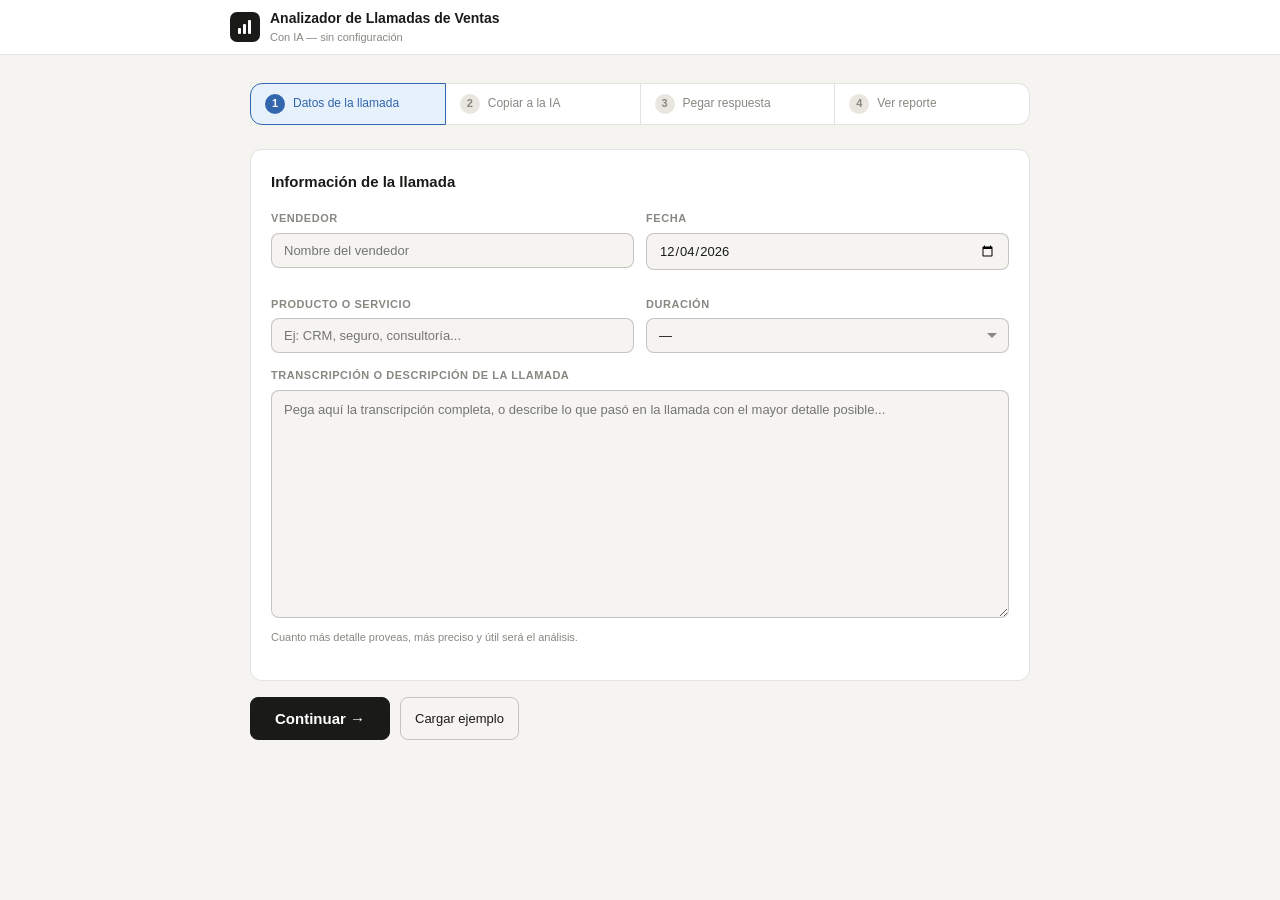
<file: analizador_llamadas.html>
<!DOCTYPE html>
<html lang="es">
<head>
<meta charset="UTF-8">
<meta name="viewport" content="width=device-width, initial-scale=1.0">
<title>Analizador de Llamadas de Ventas</title>
<style>
*, *::before, *::after { box-sizing: border-box; margin: 0; padding: 0; }
:root {
  --bg: #ffffff; --bg2: #f5f4f0; --bg3: #e8e6df;
  --text: #1a1a18; --text2: #5f5e5a; --text3: #888780;
  --border: rgba(0,0,0,0.11); --border2: rgba(0,0,0,0.20);
  --blue: #3266ad; --blue-bg: #e6f1fb;
  --green: #3b6d11; --green-bg: #eaf3de;
  --amber: #854f0b; --amber-bg: #faeeda;
  --red: #a32d2d; --red-bg: #fcebeb;
  --r: 8px; --rl: 12px;
}
@media (prefers-color-scheme: dark) {
  :root {
    --bg: #1c1c1a; --bg2: #252523; --bg3: #2e2e2b;
    --text: #f0ede6; --text2: #a8a69f; --text3: #6b6965;
    --border: rgba(255,255,255,0.09); --border2: rgba(255,255,255,0.18);
    --blue: #5b8fd4; --blue-bg: #0c2040;
    --green: #7ab84a; --green-bg: #1a2e0a;
    --amber: #d4913a; --amber-bg: #2a1a05;
    --red: #d46060; --red-bg: #2a0d0d;
  }
}
body { font-family: -apple-system, BlinkMacSystemFont, 'Segoe UI', sans-serif; background: var(--bg2); color: var(--text); font-size: 14px; line-height: 1.6; min-height: 100vh; }
.hdr { background: var(--bg); border-bottom: 0.5px solid var(--border); padding: 0 20px; position: sticky; top: 0; z-index: 50; }
.hdr-in { max-width: 820px; margin: 0 auto; height: 54px; display: flex; align-items: center; justify-content: space-between; gap: 12px; }
.logo { display: flex; align-items: center; gap: 10px; }
.logo-box { width: 30px; height: 30px; background: var(--text); border-radius: 7px; display: flex; align-items: center; justify-content: center; flex-shrink: 0; }
.logo-box svg { width: 16px; height: 16px; fill: var(--bg); }
.logo h1 { font-size: 14px; font-weight: 600; }
.logo p { font-size: 11px; color: var(--text3); }
.hdr-right { display: flex; gap: 8px; }
.btn { display: inline-flex; align-items: center; gap: 6px; padding: 7px 14px; border-radius: var(--r); border: 0.5px solid var(--border2); background: transparent; color: var(--text); font-size: 13px; font-weight: 500; cursor: pointer; font-family: inherit; transition: background .12s; white-space: nowrap; text-decoration: none; }
.btn:hover { background: var(--bg3); }
.btn-primary { background: var(--text); color: var(--bg); border-color: var(--text); }
.btn-primary:hover { opacity: .87; background: var(--text); }
.btn-sm { padding: 5px 11px; font-size: 12px; }
.btn-lg { padding: 12px 24px; font-size: 15px; font-weight: 600; }
.btn-full { width: 100%; justify-content: center; }
.page { display: none; }
.page.active { display: block; }
.wrap { max-width: 820px; margin: 0 auto; padding: 28px 20px 80px; }
.steps { display: flex; gap: 0; margin-bottom: 24px; }
.step { flex: 1; display: flex; align-items: center; gap: 8px; padding: 10px 14px; background: var(--bg); border: 0.5px solid var(--border); font-size: 12px; color: var(--text3); position: relative; }
.step:first-child { border-radius: var(--rl) 0 0 var(--rl); }
.step:last-child { border-radius: 0 var(--rl) var(--rl) 0; }
.step + .step { border-left: none; }
.step.active { color: var(--blue); border-color: var(--blue); background: var(--blue-bg); z-index: 1; }
.step.done { color: var(--green); border-color: var(--border); background: var(--bg); }
.step-num { width: 20px; height: 20px; border-radius: 50%; background: var(--bg3); font-size: 11px; font-weight: 700; display: flex; align-items: center; justify-content: center; flex-shrink: 0; color: var(--text3); }
.step.active .step-num { background: var(--blue); color: white; }
.step.done .step-num { background: var(--green-bg); color: var(--green); }
.step-label { font-weight: 500; }
.card { background: var(--bg); border: 0.5px solid var(--border); border-radius: var(--rl); padding: 20px; margin-bottom: 16px; }
.card-title { font-size: 15px; font-weight: 600; margin-bottom: 16px; }
.flabel { font-size: 11px; font-weight: 600; color: var(--text3); text-transform: uppercase; letter-spacing: .05em; display: block; margin-bottom: 5px; }
input[type=text], input[type=date], select, textarea { width: 100%; background: var(--bg2); border: 0.5px solid var(--border2); border-radius: var(--r); padding: 9px 12px; font-size: 13px; color: var(--text); font-family: inherit; }
input:focus, select:focus, textarea:focus { outline: none; border-color: var(--blue); }
textarea { resize: vertical; line-height: 1.6; }
select { appearance: none; background-image: url("data:image/svg+xml,%3Csvg xmlns='http://www.w3.org/2000/svg' width='12' height='12' viewBox='0 0 12 12'%3E%3Cpath fill='%23888' d='M6 8L1 3h10z'/%3E%3C/svg%3E"); background-repeat: no-repeat; background-position: right 10px center; padding-right: 28px; }
.g2 { display: grid; grid-template-columns: 1fr 1fr; gap: 12px; }
.fg { margin-bottom: 14px; }
.hint { font-size: 11px; color: var(--text3); margin-top: 5px; line-height: 1.5; }
.prompt-box-wrap { position: relative; }
.prompt-box { width: 100%; background: var(--bg2); border: 0.5px solid var(--border2); border-radius: var(--r); padding: 14px; font-size: 12px; font-family: 'SF Mono', 'Fira Code', monospace; color: var(--text2); line-height: 1.6; min-height: 200px; max-height: 360px; overflow-y: auto; white-space: pre-wrap; word-break: break-word; }
.copy-btn { position: absolute; top: 8px; right: 8px; }
.ai-links { display: flex; gap: 8px; flex-wrap: wrap; margin-top: 10px; }
.ai-link { display: inline-flex; align-items: center; gap: 5px; padding: 6px 12px; border-radius: var(--r); border: 0.5px solid var(--border2); font-size: 12px; font-weight: 500; cursor: pointer; background: var(--bg); color: var(--text2); text-decoration: none; transition: background .12s; }
.ai-link:hover { background: var(--bg3); color: var(--text); }
.ai-link .ai-dot { width: 8px; height: 8px; border-radius: 50%; flex-shrink: 0; }
.paste-instruction { background: var(--blue-bg); border: 0.5px solid var(--blue); border-radius: var(--rl); padding: 16px 20px; margin-bottom: 16px; display: flex; gap: 14px; align-items: flex-start; }
.pi-icon { font-size: 20px; flex-shrink: 0; }
.pi-text strong { font-size: 13px; font-weight: 600; color: var(--blue); display: block; margin-bottom: 4px; }
.pi-text p { font-size: 12px; color: var(--text2); line-height: 1.6; }
.json-input { font-family: 'SF Mono', 'Fira Code', monospace; font-size: 12px; min-height: 160px; }
.err-box { background: var(--red-bg); border: 0.5px solid var(--red); border-radius: var(--r); padding: 12px 16px; margin-top: 10px; display: none; }
.err-box p { font-size: 12px; color: var(--red); }
.r-hdr { background: var(--bg); border: 0.5px solid var(--border); border-radius: var(--rl); padding: 22px; margin-bottom: 14px; }
.r-top { display: flex; justify-content: space-between; gap: 16px; align-items: flex-start; flex-wrap: wrap; }
.r-name { font-size: 22px; font-weight: 700; margin-bottom: 6px; }
.r-meta { font-size: 13px; color: var(--text2); display: flex; gap: 16px; flex-wrap: wrap; }
.big-score { font-size: 54px; font-weight: 700; line-height: 1; }
.big-sub { font-size: 11px; color: var(--text3); text-align: right; margin-top: 2px; }
.exec { background: var(--bg); border: 0.5px solid var(--border); border-left: 3px solid var(--blue); border-radius: 0 var(--rl) var(--rl) 0; padding: 16px 20px; margin-bottom: 14px; }
.exec h3 { font-size: 11px; font-weight: 600; color: var(--text3); text-transform: uppercase; letter-spacing: .06em; margin-bottom: 8px; }
.exec p { font-size: 14px; line-height: 1.75; }
.m4 { display: grid; grid-template-columns: repeat(4,1fr); gap: 10px; margin-bottom: 14px; }
.mc { background: var(--bg2); border-radius: var(--r); padding: 12px; text-align: center; }
.mc-lbl { font-size: 11px; color: var(--text3); text-transform: uppercase; letter-spacing: .05em; margin-bottom: 5px; }
.mc-val { font-size: 26px; font-weight: 700; }
.mc-sub { font-size: 11px; color: var(--text3); margin-top: 2px; }
.radar-c { background: var(--bg); border: 0.5px solid var(--border); border-radius: var(--rl); padding: 18px; margin-bottom: 14px; display: flex; justify-content: center; }
.ptable-c { background: var(--bg); border: 0.5px solid var(--border); border-radius: var(--rl); overflow: hidden; margin-bottom: 14px; }
.ptable { width: 100%; border-collapse: collapse; font-size: 13px; }
.ptable th { text-align: left; font-size: 11px; font-weight: 600; color: var(--text3); text-transform: uppercase; letter-spacing: .05em; padding: 10px 14px; border-bottom: 0.5px solid var(--border); background: var(--bg2); }
.ptable td { padding: 11px 14px; border-bottom: 0.5px solid var(--border); vertical-align: top; }
.ptable tr:last-child td { border-bottom: none; }
.ptable tr:hover td { background: var(--bg2); }
.pill { display: inline-block; padding: 2px 10px; border-radius: 20px; font-size: 12px; font-weight: 700; white-space: nowrap; }
.ph { background: var(--green-bg); color: var(--green); }
.pm { background: var(--amber-bg); color: var(--amber); }
.pl { background: var(--red-bg); color: var(--red); }
.pbar-w { height: 4px; background: var(--bg3); border-radius: 2px; margin-top: 6px; }
.pbar { height: 100%; border-radius: 2px; }
.bh { background: var(--green); } .bm { background: var(--amber); } .bl { background: var(--red); }
.blist { list-style: none; padding: 0; }
.blist li { font-size: 12px; color: var(--text2); padding: 1px 0; line-height: 1.6; }
.blist li::before { content: '· '; color: var(--text3); }
.impact { background: var(--amber-bg); border: 0.5px solid var(--amber); border-radius: var(--rl); padding: 18px; display: flex; gap: 14px; margin-bottom: 14px; }
.impact-icon { font-size: 20px; flex-shrink: 0; margin-top: 2px; }
.impact strong { font-size: 14px; font-weight: 600; color: var(--amber); display: block; margin-bottom: 4px; }
.impact p { font-size: 13px; line-height: 1.65; }
.actions-c { background: var(--bg); border: 0.5px solid var(--border); border-radius: var(--rl); padding: 20px; margin-bottom: 14px; }
.act { display: flex; gap: 12px; padding: 13px; background: var(--bg2); border-radius: var(--r); margin-bottom: 10px; }
.act:last-child { margin-bottom: 0; }
.act-n { width: 26px; height: 26px; border-radius: 50%; background: var(--text); color: var(--bg); font-size: 12px; font-weight: 700; display: flex; align-items: center; justify-content: center; flex-shrink: 0; }
.act-body strong { font-size: 13px; font-weight: 600; display: block; margin-bottom: 3px; }
.act-body p { font-size: 12px; color: var(--text2); line-height: 1.65; }
.r-footer { display: flex; gap: 10px; justify-content: center; flex-wrap: wrap; margin-top: 6px; }
.copy-ok { display: none; font-size: 11px; color: var(--green); margin-top: 6px; }
@media (max-width: 600px) {
  .g2 { grid-template-columns: 1fr; }
  .m4 { grid-template-columns: 1fr 1fr; }
  .r-top { flex-direction: column; }
  .col-d { display: none; }
  .steps { gap: 4px; }
  .step { padding: 8px 10px; }
  .step-label { display: none; }
}
@media print {
  .hdr, .no-print { display: none !important; }
  body { background: white; }
  .wrap { padding: 0; max-width: 100%; }
  #pg-input, #pg-step2, #pg-step3 { display: none !important; }
  #pg-report { display: block !important; }
}
</style>
</head>
<body>
<header class="hdr">
  <div class="hdr-in">
    <div class="logo">
      <div class="logo-box">
        <svg viewBox="0 0 16 16"><rect x="1" y="9" width="3" height="6" rx="1"/><rect x="6" y="5" width="3" height="10" rx="1"/><rect x="11" y="1" width="3" height="14" rx="1"/></svg>
      </div>
      <div><h1>Analizador de Llamadas de Ventas</h1><p>Con IA — sin configuración</p></div>
    </div>
    <div class="hdr-right no-print">
      <button class="btn btn-sm" id="btn-print" onclick="window.print()" style="display:none">⊡ PDF</button>
      <button class="btn btn-sm btn-primary" id="btn-new" onclick="restart()" style="display:none">+ Nueva</button>
    </div>
  </div>
</header>

<!-- PASO 1: Datos de la llamada -->
<div id="pg-input" class="page active">
  <div class="wrap">
    <div class="steps">
      <div class="step active"><div class="step-num">1</div><span class="step-label">Datos de la llamada</span></div>
      <div class="step"><div class="step-num">2</div><span class="step-label">Copiar a la IA</span></div>
      <div class="step"><div class="step-num">3</div><span class="step-label">Pegar respuesta</span></div>
      <div class="step"><div class="step-num">4</div><span class="step-label">Ver reporte</span></div>
    </div>
    <div class="card">
      <div class="card-title">Información de la llamada</div>
      <div class="g2">
        <div class="fg"><label class="flabel">Vendedor</label><input type="text" id="f-seller" placeholder="Nombre del vendedor"></div>
        <div class="fg"><label class="flabel">Fecha</label><input type="date" id="f-date"></div>
        <div class="fg"><label class="flabel">Producto o servicio</label><input type="text" id="f-product" placeholder="Ej: CRM, seguro, consultoría..."></div>
        <div class="fg"><label class="flabel">Duración</label>
          <select id="f-dur">
            <option value="">—</option>
            <option>Menos de 15 min</option>
            <option>15–30 min</option>
            <option>30–45 min</option>
            <option>45–60 min</option>
            <option>Más de 60 min</option>
          </select>
        </div>
      </div>
      <div class="fg">
        <label class="flabel">Transcripción o descripción de la llamada</label>
        <textarea id="f-transcript" rows="10" placeholder="Pega aquí la transcripción completa, o describe lo que pasó en la llamada con el mayor detalle posible..."></textarea>
        <p class="hint">Cuanto más detalle proveas, más preciso y útil será el análisis.</p>
      </div>
    </div>
    <div style="display:flex;gap:10px;flex-wrap:wrap">
      <button class="btn btn-primary btn-lg" onclick="goStep2()">Continuar →</button>
      <button class="btn" onclick="loadDemo()">Cargar ejemplo</button>
    </div>
  </div>
</div>

<!-- PASO 2: Copiar prompt -->
<div id="pg-step2" class="page">
  <div class="wrap">
    <div class="steps">
      <div class="step done"><div class="step-num">✓</div><span class="step-label">Datos de la llamada</span></div>
      <div class="step active"><div class="step-num">2</div><span class="step-label">Copiar a la IA</span></div>
      <div class="step"><div class="step-num">3</div><span class="step-label">Pegar respuesta</span></div>
      <div class="step"><div class="step-num">4</div><span class="step-label">Ver reporte</span></div>
    </div>
    <div class="card">
      <div class="card-title">Copia este prompt y pégalo en Claude, ChatGPT o cualquier IA</div>
      <div class="prompt-box-wrap">
        <div class="prompt-box" id="prompt-text"></div>
        <button class="btn btn-sm copy-btn" onclick="copyPrompt()" id="copy-btn">Copiar</button>
      </div>
      <p class="copy-ok" id="copy-ok">✓ Copiado al portapapeles</p>
      <div class="ai-links">
        <span style="font-size:12px;color:var(--text3);align-self:center">Abrir en:</span>
        <a class="ai-link" href="https://claude.ai" target="_blank"><span class="ai-dot" style="background:#d4a27a"></span> Claude</a>
        <a class="ai-link" href="https://chat.openai.com" target="_blank"><span class="ai-dot" style="background:#74aa9c"></span> ChatGPT</a>
        <a class="ai-link" href="https://gemini.google.com" target="_blank"><span class="ai-dot" style="background:#4285f4"></span> Gemini</a>
      </div>
    </div>
    <div style="display:flex;gap:10px;flex-wrap:wrap">
      <button class="btn btn-primary btn-lg" onclick="goStep3()">Ya lo pegué — continuar →</button>
      <button class="btn" onclick="showPage('pg-input')">← Volver</button>
    </div>
  </div>
</div>

<!-- PASO 3: Pegar respuesta -->
<div id="pg-step3" class="page">
  <div class="wrap">
    <div class="steps">
      <div class="step done"><div class="step-num">✓</div><span class="step-label">Datos de la llamada</span></div>
      <div class="step done"><div class="step-num">✓</div><span class="step-label">Copiar a la IA</span></div>
      <div class="step active"><div class="step-num">3</div><span class="step-label">Pegar respuesta</span></div>
      <div class="step"><div class="step-num">4</div><span class="step-label">Ver reporte</span></div>
    </div>
    <div class="paste-instruction">
      <div class="pi-icon">📋</div>
      <div class="pi-text">
        <strong>Pega aquí la respuesta de la IA</strong>
        <p>Copia la respuesta completa que te dio la IA (incluyendo el bloque JSON) y pégala en el campo de abajo. El analizador extraerá los datos automáticamente.</p>
      </div>
    </div>
    <div class="card">
      <textarea class="json-input" id="json-input" rows="12" placeholder="Pega aquí la respuesta completa de la IA..."></textarea>
      <div class="err-box" id="err-box"><p id="err-msg"></p></div>
    </div>
    <div style="display:flex;gap:10px;flex-wrap:wrap">
      <button class="btn btn-primary btn-lg" onclick="parseAndRender()">Generar reporte →</button>
      <button class="btn" onclick="showPage('pg-step2')">← Volver</button>
    </div>
  </div>
</div>

<!-- PASO 4: Reporte -->
<div id="pg-report" class="page">
  <div class="wrap">
    <div class="r-hdr">
      <div class="r-top">
        <div>
          <p style="font-size:11px;font-weight:600;color:var(--text3);text-transform:uppercase;letter-spacing:.06em;margin-bottom:4px">Reporte · Análisis IA</p>
          <div class="r-name" id="r-seller"></div>
          <div class="r-meta">
            <span>📅 <span id="r-date"></span></span>
            <span>🎯 <span id="r-product"></span></span>
            <span>⏱ <span id="r-dur"></span></span>
          </div>
        </div>
        <div>
          <p style="font-size:11px;color:var(--text3);text-transform:uppercase;letter-spacing:.06em;text-align:right">Calificación</p>
          <div class="big-score" id="r-big"></div>
          <div class="big-sub">/ 10</div>
        </div>
      </div>
    </div>
    <div class="exec"><h3>Resumen ejecutivo</h3><p id="r-summary"></p></div>
    <div class="m4">
      <div class="mc"><div class="mc-lbl">Calificación</div><div class="mc-val" id="r-avg"></div><div class="mc-sub">promedio</div></div>
      <div class="mc"><div class="mc-lbl">Fases fuertes</div><div class="mc-val" style="color:var(--green)" id="r-high"></div><div class="mc-sub">score ≥ 7</div></div>
      <div class="mc"><div class="mc-lbl">A mejorar</div><div class="mc-val" style="color:var(--red)" id="r-low"></div><div class="mc-sub">score &lt; 6</div></div>
      <div class="mc"><div class="mc-lbl">Fase crítica</div><div class="mc-val" id="r-weak" style="font-size:14px;padding-top:5px"></div><div class="mc-sub">mayor oportunidad</div></div>
    </div>
    <div class="radar-c"><canvas id="radar" width="500" height="500"></canvas></div>
    <div class="ptable-c">
      <table class="ptable">
        <thead><tr>
          <th style="width:30px">#</th>
          <th>Fase</th>
          <th style="width:68px">Score</th>
          <th class="col-d">✓ Fortalezas</th>
          <th class="col-d">△ Oportunidades</th>
        </tr></thead>
        <tbody id="r-tbody"></tbody>
      </table>
    </div>
    <div class="impact" id="r-impact">
      <div class="impact-icon">▲</div>
      <div><strong id="r-ititle"></strong><p id="r-idesc"></p></div>
    </div>
    <div class="actions-c">
      <div class="card-title" style="margin-bottom:16px">✏️ Plan de mejora — próxima llamada</div>
      <div id="r-actions"></div>
    </div>
    <div class="r-footer no-print">
      <button class="btn" onclick="window.print()">⊡ Guardar como PDF</button>
      <button class="btn" onclick="exportJSON()">↓ Exportar JSON</button>
      <button class="btn btn-primary" onclick="restart()">+ Nueva evaluación</button>
    </div>
  </div>
</div>

<script>
const PHASES = ['hits','rapport','desarrollo','descubrimiento','prepitch','pitch','solucion','presentacion','cierre','objeciones'];
const PHASE_NAMES = ['Hits','Rapport','Desarrollo','Descubrimiento','Pre pitch','Pitch','Solución','Presentación','Cierre','Objeciones'];
const PHASE_ICONS = ['🎯','🤝','🔍','💡','📍','🎤','🔧','📊','✅','🛡'];
let state = {};

document.getElementById('f-date').value = new Date().toISOString().split('T')[0];

function goStep2() {
  const transcript = document.getElementById('f-transcript').value.trim();
  if (!transcript || transcript.length < 40) { alert('Por favor ingresa la transcripción o descripción de la llamada.'); return; }
  state.seller    = document.getElementById('f-seller').value.trim() || 'Vendedor';
  state.date      = document.getElementById('f-date').value;
  state.product   = document.getElementById('f-product').value.trim() || '—';
  state.dur       = document.getElementById('f-dur').value || '—';
  state.transcript = transcript;
  buildPrompt();
  showPage('pg-step2');
}

function buildPrompt() {
  const p = `Eres un experto coach de ventas. Analiza esta llamada de ventas y devuelve ÚNICAMENTE un JSON válido con el análisis completo. No escribas nada fuera del JSON.

DATOS DE LA LLAMADA:
Vendedor: ${state.seller}
Producto/Servicio: ${state.product}
Duración: ${state.dur}

TRANSCRIPCIÓN:
${state.transcript}

Devuelve exactamente este JSON (sin texto antes ni después):
{
  "summary": "Resumen ejecutivo de 2-3 oraciones sobre la llamada",
  "phases": [
    { "id": "hits",           "score": 0, "good": ["fortaleza 1"], "improve": ["mejora 1"] },
    { "id": "rapport",        "score": 0, "good": ["fortaleza 1"], "improve": ["mejora 1"] },
    { "id": "desarrollo",     "score": 0, "good": ["fortaleza 1"], "improve": ["mejora 1"] },
    { "id": "descubrimiento", "score": 0, "good": ["fortaleza 1"], "improve": ["mejora 1"] },
    { "id": "prepitch",       "score": 0, "good": ["fortaleza 1"], "improve": ["mejora 1"] },
    { "id": "pitch",          "score": 0, "good": ["fortaleza 1"], "improve": ["mejora 1"] },
    { "id": "solucion",       "score": 0, "good": ["fortaleza 1"], "improve": ["mejora 1"] },
    { "id": "presentacion",   "score": 0, "good": ["fortaleza 1"], "improve": ["mejora 1"] },
    { "id": "cierre",         "score": 0, "good": ["fortaleza 1"], "improve": ["mejora 1"] },
    { "id": "objeciones",     "score": 0, "good": ["fortaleza 1"], "improve": ["mejora 1"] }
  ],
  "actions": [
    { "title": "Acción concreta 1", "desc": "Cómo ejecutarla exactamente en la próxima llamada" },
    { "title": "Acción concreta 2", "desc": "Cómo ejecutarla exactamente en la próxima llamada" },
    { "title": "Acción concreta 3", "desc": "Cómo ejecutarla exactamente en la próxima llamada" }
  ],
  "impactTitle": "Área con mayor potencial de mejora inmediato",
  "impactDesc": "Explica por qué esta área es crítica y qué resultado concreto se espera al mejorarla"
}

REGLAS IMPORTANTES:
- Calificaciones del 1 al 10 (enteros). Sé riguroso y realista.
- Si una fase no ocurrió, asígnale score 1 y explícalo.
- Las fortalezas y mejoras deben ser específicas, no genéricas.
- Las mejoras deben incluir cómo ejecutarlas (palabras o pasos concretos).
- Genera entre 3 y 5 acciones para el plan de mejora.
- Sé constructivo pero directo.`;
  document.getElementById('prompt-text').textContent = p;
  state.promptText = p;
}

function copyPrompt() {
  navigator.clipboard.writeText(state.promptText).then(() => {
    document.getElementById('copy-ok').style.display = 'block';
    document.getElementById('copy-btn').textContent = '✓ Copiado';
    setTimeout(() => {
      document.getElementById('copy-ok').style.display = 'none';
      document.getElementById('copy-btn').textContent = 'Copiar';
    }, 2500);
  });
}

function goStep3() { showPage('pg-step3'); }

function parseAndRender() {
  const raw = document.getElementById('json-input').value.trim();
  document.getElementById('err-box').style.display = 'none';
  if (!raw) { showErr('Pega la respuesta de la IA antes de continuar.'); return; }
  const match = raw.match(/\{[\s\S]*\}/);
  if (!match) { showErr('No se encontró un JSON válido. Asegúrate de copiar la respuesta completa de la IA.'); return; }
  let analysis;
  try { analysis = JSON.parse(match[0]); } catch(e) { showErr('El JSON tiene un error de formato: ' + e.message); return; }
  if (!analysis.phases || !Array.isArray(analysis.phases) || analysis.phases.length < 8) {
    showErr('El análisis está incompleto. Vuelve a la IA y pídele que complete todas las 10 fases.'); return;
  }
  state.analysis = analysis;
  renderReport();
  showPage('pg-report');
  document.getElementById('btn-print').style.display = '';
  document.getElementById('btn-new').style.display = '';
  window.scrollTo(0, 0);
}

function showErr(msg) {
  document.getElementById('err-msg').textContent = msg;
  document.getElementById('err-box').style.display = 'block';
}

function renderReport() {
  const d = state, a = d.analysis;
  const scores = a.phases.map(p => Number(p.score) || 5);
  const avg = scores.reduce((x, y) => x + y, 0) / scores.length;
  const high = scores.filter(s => s >= 7).length;
  const low  = scores.filter(s => s < 6).length;
  const weakI = scores.indexOf(Math.min(...scores));

  document.getElementById('r-seller').textContent  = d.seller;
  document.getElementById('r-date').textContent    = d.date ? fmtDate(d.date) : '—';
  document.getElementById('r-product').textContent = d.product;
  document.getElementById('r-dur').textContent     = d.dur;
  document.getElementById('r-summary').textContent = a.summary || '—';

  const big = document.getElementById('r-big');
  big.textContent = avg.toFixed(1); big.style.color = sc(avg);
  const avgEl = document.getElementById('r-avg');
  avgEl.textContent = avg.toFixed(1); avgEl.style.color = sc(avg);
  document.getElementById('r-high').textContent = high;
  document.getElementById('r-low').textContent  = low;
  document.getElementById('r-weak').textContent = PHASE_NAMES[weakI] || '—';

  drawRadar(a.phases);

  const tbody = document.getElementById('r-tbody');
  tbody.innerHTML = '';
  a.phases.forEach((p, i) => {
    const s = Number(p.score) || 5;
    const pc = s >= 7 ? 'ph' : s >= 5 ? 'pm' : 'pl';
    const bc = s >= 7 ? 'bh' : s >= 5 ? 'bm' : 'bl';
    const good = (p.good    || []).map(g => `<li>${g}</li>`).join('');
    const imp  = (p.improve || []).map(g => `<li>${g}</li>`).join('');
    tbody.innerHTML += `<tr>
      <td style="color:var(--text3);font-size:12px;font-weight:600;text-align:center">${i + 1}</td>
      <td><div style="font-weight:600">${PHASE_ICONS[i] || ''} ${PHASE_NAMES[i] || p.id}</div><div class="pbar-w"><div class="pbar ${bc}" style="width:${s * 10}%"></div></div></td>
      <td><span class="pill ${pc}">${s}/10</span></td>
      <td class="col-d"><ul class="blist">${good || '<li style="color:var(--text3)">—</li>'}</ul></td>
      <td class="col-d"><ul class="blist">${imp  || '<li style="color:var(--text3)">—</li>'}</ul></td>
    </tr>`;
  });

  if (a.impactTitle || a.impactDesc) {
    document.getElementById('r-ititle').textContent = a.impactTitle || '';
    document.getElementById('r-idesc').textContent  = a.impactDesc  || '';
    document.getElementById('r-impact').style.display = 'flex';
  } else {
    document.getElementById('r-impact').style.display = 'none';
  }

  const actEl = document.getElementById('r-actions');
  actEl.innerHTML = '';
  (a.actions || []).forEach((act, i) => {
    actEl.innerHTML += `<div class="act"><div class="act-n">${i + 1}</div><div class="act-body"><strong>${act.title || ''}</strong><p>${act.desc || ''}</p></div></div>`;
  });
}

function drawRadar(phases) {
  const canvas = document.getElementById('radar');
  const ctx = canvas.getContext('2d');
  const W = canvas.width, H = canvas.height, cx = W / 2, cy = H / 2, R = W * 0.36, n = phases.length;
  const dark = window.matchMedia('(prefers-color-scheme: dark)').matches;
  const tc = dark ? '#a8a69f' : '#5f5e5a';
  const gc = dark ? 'rgba(255,255,255,.07)' : 'rgba(0,0,0,.07)';
  ctx.clearRect(0, 0, W, H);

  function pt(a, r) { return [cx + r * Math.cos(a - Math.PI / 2), cy + r * Math.sin(a - Math.PI / 2)]; }

  [2, 4, 6, 8, 10].forEach(ring => {
    const r = R * ring / 10;
    ctx.beginPath();
    for (let i = 0; i < n; i++) { const [x, y] = pt(2 * Math.PI * i / n, r); i ? ctx.lineTo(x, y) : ctx.moveTo(x, y); }
    ctx.closePath(); ctx.strokeStyle = gc; ctx.lineWidth = .8; ctx.stroke();
    if (ring === 4 || ring === 8) {
      ctx.fillStyle = tc; ctx.font = '10px sans-serif'; ctx.textAlign = 'center';
      ctx.fillText(ring, cx + 4, cy - r + 11);
    }
  });

  for (let i = 0; i < n; i++) {
    const [x, y] = pt(2 * Math.PI * i / n, R);
    ctx.beginPath(); ctx.moveTo(cx, cy); ctx.lineTo(x, y);
    ctx.strokeStyle = gc; ctx.lineWidth = .8; ctx.stroke();
  }

  ctx.beginPath();
  phases.forEach((p, i) => {
    const [x, y] = pt(2 * Math.PI * i / n, R * (Number(p.score) || 5) / 10);
    i ? ctx.lineTo(x, y) : ctx.moveTo(x, y);
  });
  ctx.closePath();
  ctx.fillStyle   = dark ? 'rgba(91,143,212,.18)' : 'rgba(50,102,173,.14)'; ctx.fill();
  ctx.strokeStyle = dark ? '#5b8fd4' : '#3266ad'; ctx.lineWidth = 2; ctx.stroke();

  phases.forEach((p, i) => {
    const s = Number(p.score) || 5;
    const [x, y] = pt(2 * Math.PI * i / n, R * s / 10);
    ctx.beginPath(); ctx.arc(x, y, 5, 0, Math.PI * 2);
    ctx.fillStyle   = s >= 7 ? (dark ? '#7ab84a' : '#3b6d11') : s >= 5 ? (dark ? '#d4913a' : '#ba7517') : (dark ? '#d46060' : '#e24b4a');
    ctx.fill(); ctx.strokeStyle = dark ? '#1c1c1a' : '#fff'; ctx.lineWidth = 1.5; ctx.stroke();
  });

  const LR = R + 46;
  phases.forEach((p, i) => {
    const angle = 2 * Math.PI * i / n;
    const [x, y] = pt(angle, LR);
    ctx.fillStyle = tc; ctx.font = '500 11px -apple-system,sans-serif';
    ctx.textAlign = Math.abs(x - cx) < 12 ? 'center' : x < cx ? 'right' : 'left';
    ctx.fillText(PHASE_NAMES[i] || p.id, x, y + 4);
  });
}

function exportJSON() {
  if (!state.analysis) return;
  const blob = new Blob([JSON.stringify({ ...state }, null, 2)], { type: 'application/json' });
  const a = document.createElement('a');
  a.href = URL.createObjectURL(blob);
  a.download = 'llamada-' + (state.seller || 'vendedor').replace(/\s/g, '-') + '-' + (state.date || 'sin-fecha') + '.json';
  a.click();
}

function showPage(id) {
  document.querySelectorAll('.page').forEach(p => p.classList.remove('active'));
  document.getElementById(id).classList.add('active');
}

function restart() {
  if (state.analysis && !confirm('¿Iniciar una nueva evaluación?')) return;
  state = {};
  document.getElementById('f-transcript').value = '';
  document.getElementById('f-seller').value     = '';
  document.getElementById('f-product').value    = '';
  document.getElementById('f-dur').value        = '';
  document.getElementById('f-date').value       = new Date().toISOString().split('T')[0];
  document.getElementById('json-input').value   = '';
  document.getElementById('btn-print').style.display = 'none';
  document.getElementById('btn-new').style.display   = 'none';
  showPage('pg-input');
  window.scrollTo(0, 0);
}

function loadDemo() {
  document.getElementById('f-seller').value  = 'Andrés Mejía';
  document.getElementById('f-product').value = 'Software CRM SaaS empresarial';
  document.getElementById('f-date').value    = new Date().toISOString().split('T')[0];
  document.getElementById('f-dur').value     = '30–45 min';
  document.getElementById('f-transcript').value = `[Llamada con Marcela Torres, Directora Comercial de empresa retail, 80 vendedores]

Andrés: Hola Marcela, antes de arrancar quiero preguntarte algo: ¿tu equipo hoy tiene visibilidad en tiempo real de cada prospecto o dependen de reportes que llegan con días de retraso?
Marcela: La verdad no, los reportes los armamos los lunes y para cuando reaccionamos ya pasaron 3 días.
Andrés: Exacto, muy común. ¿Cuánto tiempo llevas como directora?
Marcela: Dos años en el rol.
Andrés: Y en ese tiempo, ¿cuál ha sido el mayor dolor para escalar el equipo?
Marcela: El seguimiento. Los vendedores hacen la llamada y no hay forma de saber qué pasó sin preguntarles uno por uno.
Andrés: ¿Y cuánto tiempo te lleva armar el reporte para gerencia?
Marcela: Por lo menos medio día cada semana.
Andrés: Ok. Déjame mostrarte nuestra plataforma... [8 minutos de demo de features sin pausar ni preguntar] ...¿qué te parece?
Marcela: Interesante. ¿Cuánto cuesta?
Andrés: Para tu tamaño de empresa son $2,400 al mes.
Marcela: Uf, está bastante caro.
Andrés: Podría hablar con mi manager para ver si damos un descuento.
Marcela: Bueno, mándame algo por correo.
Andrés: Perfecto, te mando la propuesta hoy.
[Fin — 38 minutos]`;
}

function fmtDate(s) {
  if (!s) return '—';
  const [y, m, d] = s.split('-');
  return `${parseInt(d)} ${'ene feb mar abr may jun jul ago sep oct nov dic'.split(' ')[parseInt(m) - 1]} ${y}`;
}

function sc(s) { return s >= 7 ? 'var(--green)' : s >= 5 ? 'var(--amber)' : 'var(--red)'; }
</script>
</body>
</html>
</file>
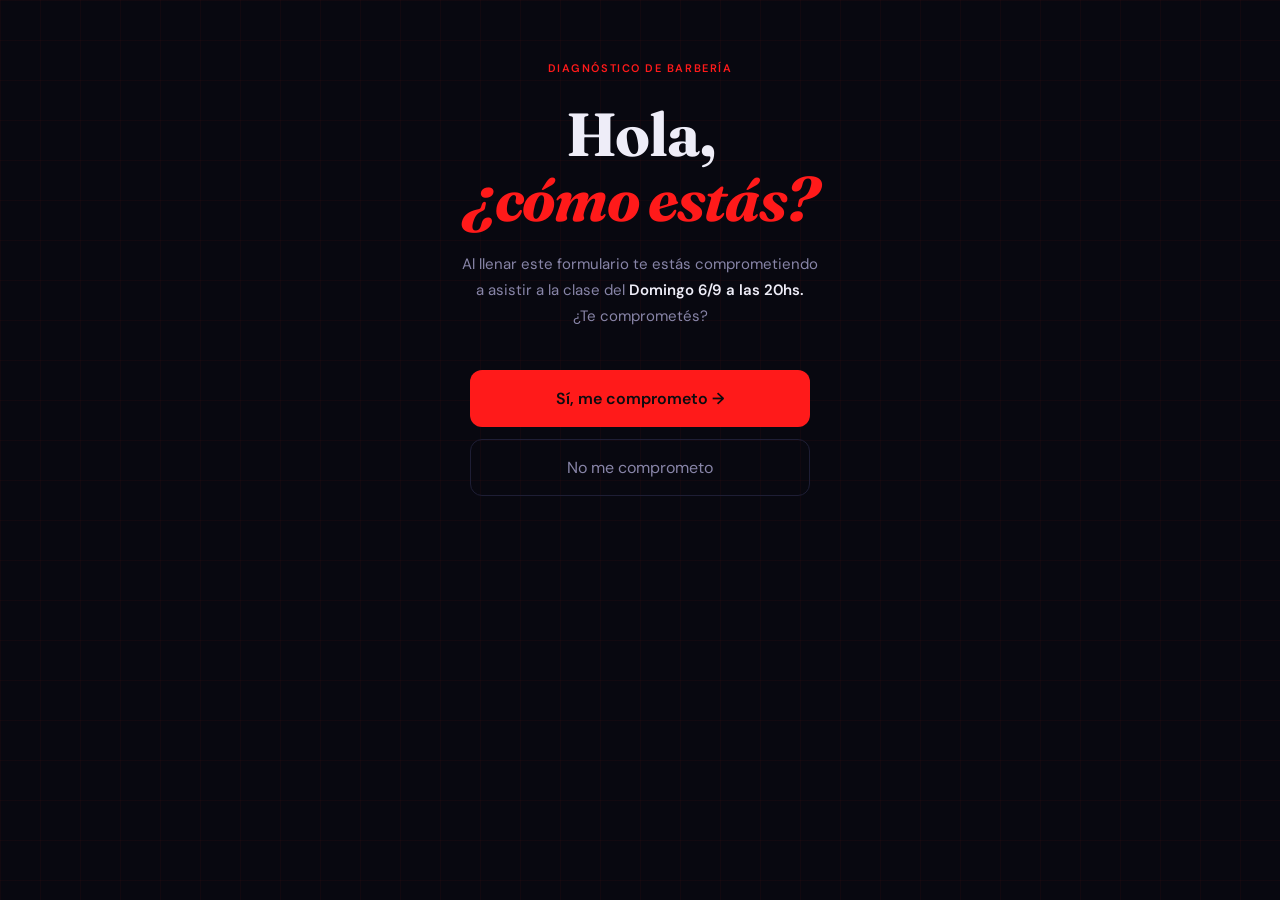
<file: diagnostico_barbero.html>
<!DOCTYPE html>
<html lang="es">
<head>
<meta charset="UTF-8">
<meta name="viewport" content="width=device-width, initial-scale=1.0">
<title>Diagnóstico Barbería</title>
<link rel="stylesheet" href="https://fonts.googleapis.com/css2?family=Fraunces:opsz,wght@9..144,300;9..144,400;9..144,600;9..144,700&family=DM+Sans:wght@300;400;500;600&display=swap">
<style>
:root {
  --bg:        #080810;
  --surf:      #0F0F1A;
  --surf2:     #161625;
  --border:    #1E1E35;
  --text:      #EEEDF8;
  --text2:     #8885A8;
  --text3:     #3D3B58;
  --gold:      #FF1A1A;
  --gold-dim:  rgba(255,26,26,.12);
  --gold-line: rgba(255,26,26,.3);
  --success:   #52B788;
  --red:       #FF1A1A;
  --radius:    12px;
  --radius-sm: 8px;
}
*, *::before, *::after { box-sizing: border-box; margin: 0; padding: 0; }
html { -webkit-text-size-adjust: 100%; }
body {
  background: var(--bg);
  color: var(--text);
  font-family: 'DM Sans', sans-serif;
  font-size: 16px;
  line-height: 1.6;
  min-height: 100dvh;
  overflow-x: hidden;
  /* Grid futurista de fondo */
  background-image:
    linear-gradient(rgba(255,26,26,.04) 1px, transparent 1px),
    linear-gradient(90deg, rgba(255,26,26,.04) 1px, transparent 1px);
  background-size: 40px 40px;
}

/* Progress bar */
#progress-bar {
  position: fixed; top: 0; left: 0; height: 3px;
  background: var(--gold); width: 0%;
  transition: width .5s cubic-bezier(.4,0,.2,1);
  z-index: 100; box-shadow: 0 0 12px rgba(255,26,26,.5);
}

/* Shell */
#app {
  display: flex; align-items: flex-start; justify-content: center;
  min-height: 100dvh; padding: 40px 20px 60px;
}
@media (max-width: 480px) {
  #app { padding: 28px 16px 48px; align-items: flex-start; }
}

.step {
  display: none; width: 100%; max-width: 520px;
  animation: fadeUp .4s cubic-bezier(.4,0,.2,1) both;
}
.step.active { display: block; }
@keyframes fadeUp { from { opacity:0; transform:translateY(18px); } to { opacity:1; transform:translateY(0); } }

/* Compromiso */
.commit-wrap { text-align: center; padding: 20px 0 12px; }
.commit-eyebrow { font-size: 11px; font-weight: 600; letter-spacing: .14em; text-transform: uppercase; color: var(--gold); margin-bottom: 24px; }
.commit-headline {
  font-family: 'Fraunces', Georgia, serif;
  font-size: clamp(2.4rem, 8vw, 3.8rem);
  font-weight: 700; line-height: 1.08; text-wrap: balance;
  margin-bottom: 18px; letter-spacing: -.02em;
}
.commit-headline em { font-style: italic; color: var(--gold); }
.commit-sub { font-size: 15px; color: var(--text2); line-height: 1.75; max-width: 360px; margin: 0 auto 40px; }
.commit-sub strong { color: var(--text); font-weight: 600; }
.commit-btns { display: flex; flex-direction: column; gap: 12px; max-width: 340px; margin: 0 auto; }
.btn-commit-yes {
  background: var(--gold); color: #0C0C0F; border: none;
  border-radius: var(--radius); padding: 18px 24px;
  font-family: 'DM Sans', sans-serif; font-size: 16px; font-weight: 600;
  cursor: pointer; transition: opacity .15s, transform .15s; min-height: 56px;
}
.btn-commit-yes:active { opacity: .82; transform: scale(.98); }
.btn-commit-no {
  background: transparent; color: var(--text2);
  border: 1.5px solid var(--border); border-radius: var(--radius);
  padding: 17px 24px; font-family: 'DM Sans', sans-serif;
  font-size: 16px; font-weight: 400; cursor: pointer;
  transition: border-color .15s, color .15s; min-height: 56px;
}

/* Step label */
.step-label { font-size: 11px; font-weight: 600; letter-spacing: .14em; text-transform: uppercase; color: var(--gold); margin-bottom: 16px; }

/* Question heading */
.q-title {
  font-family: 'Fraunces', Georgia, serif;
  font-size: clamp(1.4rem, 5vw, 2rem);
  font-weight: 600; line-height: 1.22; text-wrap: balance;
  margin-bottom: 24px; letter-spacing: -.015em;
}

/* Contact fields */
.field-group { display: flex; flex-direction: column; gap: 14px; margin-bottom: 28px; }
.field-wrap { display: flex; flex-direction: column; gap: 6px; }
.field-wrap label { font-size: 12px; font-weight: 600; letter-spacing: .06em; text-transform: uppercase; color: var(--text2); }
.field-wrap input, .field-wrap select {
  background: var(--surf2); border: 1.5px solid var(--border);
  border-radius: var(--radius-sm); color: var(--text);
  font-family: 'DM Sans', sans-serif; font-size: 16px;
  padding: 14px 16px; width: 100%; outline: none;
  transition: border-color .15s; min-height: 52px;
  -webkit-appearance: none; appearance: none;
}
.field-wrap input::placeholder { color: var(--text3); }
.field-wrap input:focus, .field-wrap select:focus { border-color: var(--gold); }

/* Phone row with country code */
.phone-row { display: flex; gap: 8px; }
.phone-row .country-select-wrap { position: relative; flex-shrink: 0; width: 130px; }
.phone-row .country-select-wrap::after {
  content: '▾'; position: absolute; right: 12px; top: 50%;
  transform: translateY(-50%); color: var(--text2); pointer-events: none; font-size: 12px;
}
.phone-row .country-select-wrap select { padding-right: 28px; }
.phone-row input { flex: 1; }

/* Option cards */
.options-grid { display: flex; flex-direction: column; gap: 10px; margin-bottom: 28px; }
.opt-card {
  background: var(--surf); border: 1.5px solid var(--border);
  border-radius: var(--radius); padding: 16px 18px;
  cursor: pointer; display: flex; align-items: center; gap: 14px;
  transition: border-color .15s, background .15s; user-select: none;
  min-height: 52px;
}
.opt-card:active { background: var(--surf2); }
.opt-card.selected { border-color: var(--gold); background: var(--gold-dim); }
.opt-dot {
  width: 20px; height: 20px; border-radius: 50%;
  border: 1.5px solid var(--border); flex-shrink: 0;
  transition: border-color .15s, background .15s; position: relative;
}
.opt-card.selected .opt-dot { border-color: var(--gold); background: var(--gold); }
.opt-card.selected .opt-dot::after {
  content: ''; position: absolute; top: 50%; left: 50%;
  transform: translate(-50%,-50%); width: 7px; height: 7px;
  border-radius: 50%; background: #0C0C0F;
}
.opt-text { font-size: 15px; line-height: 1.4; }

/* Avatar cards */
.avatar-grid { display: flex; flex-direction: column; gap: 12px; margin-bottom: 28px; }
.avatar-card {
  background: var(--surf); border: 1.5px solid var(--border);
  border-radius: var(--radius); padding: 20px 20px;
  cursor: pointer; transition: border-color .15s, background .15s;
  user-select: none; min-height: 72px;
}
.avatar-card:active { background: var(--surf2); }
.avatar-card.selected { border-color: var(--gold); background: var(--gold-dim); }
.avatar-card-title { font-family: 'Fraunces', Georgia, serif; font-size: 17px; font-weight: 600; margin-bottom: 3px; }
.avatar-card-sub { font-size: 13px; color: var(--text2); }

/* Next button */
.btn-next {
  background: var(--gold); color: #0C0C0F; border: none;
  border-radius: var(--radius); padding: 17px 32px;
  font-family: 'DM Sans', sans-serif; font-size: 16px; font-weight: 600;
  cursor: pointer; width: 100%; transition: opacity .15s, transform .15s;
  min-height: 56px;
}
.btn-next:active:not(:disabled) { opacity: .82; transform: scale(.98); }
.btn-next:disabled { opacity: .35; cursor: not-allowed; }

/* Back link */
.back-link {
  display: inline-flex; align-items: center; gap: 6px;
  color: var(--text2); font-size: 14px; cursor: pointer;
  margin-bottom: 28px; transition: color .15s; padding: 8px 0;
}
.back-link:active { color: var(--text); }

/* Loading */
#step-loading { text-align: center; padding: 80px 0; }
.spinner { width: 44px; height: 44px; border: 3px solid var(--border); border-top-color: var(--gold); border-radius: 50%; animation: spin 1s linear infinite; margin: 0 auto 28px; }
@keyframes spin { to { transform: rotate(360deg); } }
.loading-text { font-family: 'Fraunces', Georgia, serif; font-size: 1.5rem; font-weight: 400; color: var(--text2); margin-bottom: 10px; }
.loading-sub { font-size: 13px; color: var(--text3); }

/* Result */
#step-result { max-width: 580px; }
.result-header { margin-bottom: 32px; }
.result-eyebrow { font-size: 11px; font-weight: 600; letter-spacing: .14em; text-transform: uppercase; color: var(--gold); margin-bottom: 12px; }
.result-title { font-family: 'Fraunces', Georgia, serif; font-size: clamp(1.6rem, 5.5vw, 2.4rem); font-weight: 700; line-height: 1.15; text-wrap: balance; letter-spacing: -.02em; }
.result-nombre { color: var(--gold); }
.diagnostico-body {
  display: flex; flex-direction: column; gap: 14px;
  margin-bottom: 20px;
}
.diag-bloque {
  background: var(--surf); border: 1px solid var(--border);
  border-radius: var(--radius); padding: 20px;
  position: relative; overflow: hidden;
}
.diag-bloque::before {
  content: ''; position: absolute; left: 0; top: 0; bottom: 0;
  width: 3px; background: var(--gold);
  border-radius: 3px 0 0 3px;
}
.diag-num {
  font-size: 10px; font-weight: 700; letter-spacing: .12em;
  text-transform: uppercase; color: var(--gold); margin-bottom: 6px;
}
.diag-titulo {
  font-family: 'Fraunces', Georgia, serif;
  font-size: 1.05rem; font-weight: 600; color: var(--text);
  margin-bottom: 10px; line-height: 1.3;
}
.diag-cuerpo {
  font-size: 14px; line-height: 1.75; color: var(--text2);
}
/* Botón Ver Análisis */
#ver-analisis-wrap {
  margin-bottom: 24px;
}
.btn-ver-analisis {
  width: 100%; padding: 18px 24px;
  background: var(--gold); color: #0C0C0F;
  font-family: 'DM Sans', sans-serif; font-size: 1rem; font-weight: 700;
  border: none; border-radius: var(--radius); cursor: pointer;
  letter-spacing: .02em; transition: opacity .2s, transform .15s;
}
.btn-ver-analisis:hover { opacity: .88; transform: translateY(-1px); }
.btn-ver-analisis:active { transform: translateY(0); }

.cta-box {
  background: linear-gradient(135deg, rgba(200,169,110,.12) 0%, rgba(200,169,110,.04) 100%);
  border: 1.5px solid var(--gold-line); border-radius: var(--radius);
  padding: 24px 20px; text-align: center;
}
.cta-box-text { font-family: 'Fraunces', Georgia, serif; font-size: 1.1rem; font-weight: 600; line-height: 1.45; color: var(--text); text-wrap: balance; }
.cta-box-text em { color: var(--gold); font-style: normal; }

/* Error */
.error-msg { background: rgba(217,95,95,.12); border: 1px solid rgba(217,95,95,.3); border-radius: var(--radius-sm); padding: 12px 16px; font-size: 14px; color: #E88; margin-bottom: 16px; display: none; }
</style>
</head>
<body>

<div id="progress-bar"></div>
<div id="app">

  <!-- STEP 0: Compromiso -->
  <div class="step active" id="step-0">
    <div class="commit-wrap">
      <div class="commit-eyebrow">Diagnóstico de barbería</div>
      <h1 class="commit-headline">Hola,<br><em>¿cómo estás?</em></h1>
      <p class="commit-sub">
        Al llenar este formulario te estás comprometiendo a asistir a la clase del
        <strong>Domingo 6/9 a las 20hs.</strong><br>¿Te comprometés?
      </p>
      <div class="commit-btns">
        <button class="btn-commit-yes" onclick="setCompromiso(true)">Sí, me comprometo →</button>
        <button class="btn-commit-no" onclick="setCompromiso(false)">No me comprometo</button>
      </div>
    </div>
  </div>

  <!-- STEP 1: Contacto -->
  <div class="step" id="step-1">
    <div class="step-label">Tus datos</div>
    <h2 class="q-title">Antes de comenzar, completá esta información</h2>
    <div class="field-group">
      <div class="field-wrap">
        <label>Nombre completo</label>
        <input type="text" id="inp-nombre" placeholder="Tu nombre" autocomplete="name" oninput="checkStep1()">
      </div>
      <div class="field-wrap">
        <label>Número de celular</label>
        <div class="phone-row">
          <div class="country-select-wrap">
            <select id="inp-pais" onchange="checkStep1()">
              <option value="+54">🇦🇷 +54</option>
              <option value="+55">🇧🇷 +55</option>
              <option value="+56">🇨🇱 +56</option>
              <option value="+57">🇨🇴 +57</option>
              <option value="+51">🇵🇪 +51</option>
              <option value="+598">🇺🇾 +598</option>
              <option value="+595">🇵🇾 +595</option>
              <option value="+591">🇧🇴 +591</option>
              <option value="+593">🇪🇨 +593</option>
              <option value="+58">🇻🇪 +58</option>
              <option value="+52">🇲🇽 +52</option>
              <option value="+502">🇬🇹 +502</option>
              <option value="+503">🇸🇻 +503</option>
              <option value="+504">🇭🇳 +504</option>
              <option value="+505">🇳🇮 +505</option>
              <option value="+506">🇨🇷 +506</option>
              <option value="+507">🇵🇦 +507</option>
              <option value="+1">🇺🇸 +1</option>
              <option value="+34">🇪🇸 +34</option>
            </select>
          </div>
          <input type="tel" id="inp-celular" placeholder="Ej: 9 11 1234-5678" autocomplete="tel" oninput="checkStep1()">
        </div>
      </div>
      <div class="field-wrap">
        <label>Usuario de Instagram</label>
        <input type="text" id="inp-instagram" placeholder="@tuusuario" autocomplete="off" oninput="checkStep1()">
      </div>
    </div>
    <button class="btn-next" id="btn-step1" onclick="goStep(2)" disabled>Continuar</button>
  </div>

  <!-- STEP 2: Avatar -->
  <div class="step" id="step-2">
    <div class="back-link" onclick="goStep(1)">← Volver</div>
    <div class="step-label">Tu situación</div>
    <h2 class="q-title">¿Cuál de estas opciones te describe mejor?</h2>
    <div class="avatar-grid">
      <div class="avatar-card" id="av-dueno" onclick="selectAvatar('dueno')">
        <div class="avatar-card-title">Dueño de barbería</div>
        <div class="avatar-card-sub">Ya tengo mi barbería funcionando</div>
      </div>
      <div class="avatar-card" id="av-futuro" onclick="selectAvatar('futuro')">
        <div class="avatar-card-title">Quiero abrir mi propia barbería</div>
        <div class="avatar-card-sub">Todavía no tengo local propio, pero quiero abrirla pronto</div>
      </div>
      <div class="avatar-card" id="av-segunda" onclick="selectAvatar('segunda')">
        <div class="avatar-card-title">Quiero abrir mi segunda barbería</div>
        <div class="avatar-card-sub">Ya tengo una y quiero expandirme</div>
      </div>
    </div>
    <button class="btn-next" id="btn-step2" onclick="startQuestions()" disabled>Continuar</button>
  </div>

  <!-- STEP 3+: Preguntas -->
  <div class="step" id="step-q">
    <div class="back-link" onclick="qBack()">← Volver</div>
    <div class="step-label" id="q-step-label"></div>
    <h2 class="q-title" id="q-title"></h2>
    <div class="options-grid" id="q-options"></div>
    <div class="error-msg" id="q-error">Seleccioná una opción para continuar.</div>
    <button class="btn-next" id="btn-q-next" onclick="qNext()" disabled>Continuar</button>
  </div>

  <!-- STEP: Loading -->
  <div class="step" id="step-loading">
    <div class="spinner"></div>
    <div class="loading-text">Analizando tu negocio…</div>
    <div class="loading-sub">La IA está procesando tus respuestas</div>
  </div>

  <!-- STEP: Resultado -->
  <div class="step" id="step-result">
    <div class="result-header">
      <div class="result-eyebrow">Tu diagnóstico</div>
      <h2 class="result-title">Identificamos tus cuellos de botella, <span class="result-nombre" id="res-nombre"></span></h2>
    </div>

    <!-- Botón Ver Análisis (se oculta al hacer clic) -->
    <div id="ver-analisis-wrap">
      <button class="btn-ver-analisis" onclick="verAnalisis()">Ver mi análisis →</button>
    </div>

    <!-- Análisis oculto hasta que se presione el botón -->
    <div class="diagnostico-body" id="res-diagnostico" style="display:none"></div>

    <div class="cta-box" id="res-cta" style="display:none">
      <div class="cta-box-text">
        Si queres saber como podes resolver estos problemas nos vemos mañana a las 20hs (UY/ARG) en mi clase exclusiva donde voy a explicar como abrir, escalar y automatizar una barbería, lo mismo que yo mismo aplique para hoy en dia tener <em>2 barberías funcionando sin depender de mí.</em>
      </div>
    </div>
  </div>

</div>

<script>
const state = { comprometido: null, nombre: '', celular: '', instagram: '', avatar: null, respuestas: {} };
let currentStep = 0, qIndex = 0, preguntas = [];
const BACKEND = 'https://noble-determination-production.up.railway.app';

const PREGUNTA_FACTURACION = {
  id: 'facturacion_usd',
  tipo: 'texto',
  inputType: 'text',
  placeholder: 'Ej: 1500',
  texto: '¿Cuanto facturas al mes? <strong style="color:#1a1a1a;background:var(--gold);padding:1px 6px;border-radius:4px;font-size:.85em">(EN USD)</strong>'
};

const PREGUNTAS = {
  dueno: [
    PREGUNTA_FACTURACION,
    { id: 'antiguedad', texto: '¿Hace cuanto tenes tu barbería?', opciones: ['Menos de 6 meses','6 meses a 1 año','1 a 3 años','Más de 3 años'] },
    { id: 'problema_principal', texto: '¿Cuál es hoy tu principal problema?', opciones: ['Me faltan clientes','Tengo clientes, pero no vuelven lo suficiente','Tengo problemas con mi equipo','La barbería depende demasiado de mí','No tengo claro cuánto gano realmente','Tengo clientes, pero siento que estoy estancado','Otro'] },
    { id: 'agenda', texto: '¿Cómo está actualmente tu agenda?', opciones: ['Menos del 50% ocupada','Entre 50% y 70%','Entre 70% y 90%','Más del 90%','Tengo la agenda llena, pero sigo dependiendo de mí'] },
    { id: 'sin_mi', texto: '¿Qué pasa cuando vos no vas a la barbería?', opciones: ['La barbería funciona prácticamente igual','Funciona, pero tengo que estar pendiente','Se generan varios problemas','Prácticamente todo se frena'] },
    { id: 'equipo_tamaño', texto: '¿Cuántas personas trabajan actualmente en tu barbería, incluyéndote?', opciones: ['Solo yo','2','3–4','5 o más'] },
    { id: 'equipo_calidad', texto: '¿Cómo describirías a tu equipo?', opciones: ['Cada uno sabe perfectamente qué tiene que hacer','Funciona bien, pero todavía tengo que controlar bastante','Hay problemas frecuentes de organización','Cada uno trabaja bastante a su manera','No tengo equipo'] },
    { id: 'procesos', texto: '¿Tenes procesos definidos para tareas importantes de la barbería?', opciones: ['Sí, están escritos y el equipo los sigue','Algunos están definidos, pero no todos','Los tengo en mi cabeza','Cada uno hace las cosas como sabe'] },
    { id: 'numeros', texto: '¿Sabes exactamente cuanto dinero te queda de ganancia después de pagar todos los gastos?', opciones: ['Sí, lo sé todos los meses','Tengo una idea aproximada','No, solamente sé cuánto facturo','No controlo mis números'] },
    { id: 'meta_12m', texto: '¿Qué es lo que más te gustaría conseguir en los próximos 12 meses?', opciones: ['Llenar mi agenda','Ganar más con la barbería','Tener un equipo sólido','Dejar de estar presente todo el tiempo','Abrir una segunda barbería','Tener más libertad'] }
  ],
  futuro: [
    PREGUNTA_FACTURACION,
    { id: 'situacion_actual', texto: '¿En qué situacion estas actualmente?', opciones: ['Trabajo para otra barbería','Trabajo desde mi casa','Trabajo a domicilio','Alquilo una silla','Otra'] },
    { id: 'decision', texto: '¿Que tan decidido estas a abrir tu propia barbería?', opciones: ['Ya estoy buscando local','Quiero abrirla dentro de pocos meses','Quiero abrirla este año','Es algo que quiero hacer, pero todavía no tengo fecha'] },
    { id: 'freno', texto: '¿Qué es lo que más te frena hoy para abrir?', opciones: ['No tengo suficiente capital','No sé qué local elegir','No sé cuánto necesito invertir','No sé cómo conseguir clientes','Me da miedo que no funcione','No sé cómo organizar el negocio','No sé cómo conseguir/armar un equipo','Otro'] },
    { id: 'clientes_semana', texto: '¿Cuántos clientes atendés aproximadamente por semana?', opciones: ['Menos de 10','10–20','20–40','40–60','Más de 60'] },
    { id: 'primeros_clientes', texto: 'Si mañana tuvieras tu propio local, ¿de dónde vendrían tus primeros clientes?', opciones: ['Principalmente de mi clientela actual','Redes sociales/contenido','Recomendaciones','Publicidad','No tengo una base clara de clientes'] },
    { id: 'capital', texto: '¿Tenes ahorrado el dinero necesario para comenzar?', opciones: ['Sí, tengo todo','Tengo una parte importante','Tengo poco','Todavía no tengo capital'] },
    { id: 'presupuesto', texto: '¿Tenes definido cuanto necesitas invertir para abrir?', opciones: ['Sí, tengo un presupuesto claro','Tengo una estimación','No, todavía no lo sé'] },
    { id: 'claridad_negocio', texto: '¿Que tan claro tenes como funcionaría tu barbería?', opciones: ['Tengo definido el concepto, precios y forma de trabajar','Tengo una idea bastante clara','Tengo algunas ideas, pero no sé cómo estructurarlo','Todavía no lo tengo definido'] },
    { id: 'meta_apertura', texto: '¿Qué sería lo que más te gustaría conseguir al abrir tu barbería?', opciones: ['Ganar más dinero','Tener mi propio negocio','Tener más clientes','Formar un equipo','Dejar de trabajar para otros','Tener más libertad'] }
  ],
  segunda: [
    PREGUNTA_FACTURACION,
    { id: 'antiguedad_primera', texto: '¿Hace cuanto tenes tu primera barbería?', opciones: ['Menos de 1 año','1–2 años','2–5 años','Más de 5 años'] },
    { id: 'motivo_segunda', texto: '¿Por que queres abrir una segunda barbería?', opciones: ['Quiero aumentar mis ganancias','Quiero expandir la marca','La primera barbería ya llegó a su techo','Encontré una buena oportunidad','Quiero tener más libertad','Quiero dejar de depender de la primera','Otro'] },
    { id: 'problema_primera', texto: '¿Cuál es actualmente el principal problema de tu primera barbería?', opciones: ['Falta de clientes','Falta de retención','Problemas con el equipo','Depende demasiado de mí','No tengo claros los números','Problemas de organización/procesos','No tengo grandes problemas actualmente'] },
    { id: 'ausencia_semana', texto: '¿Que pasa si te ausentas durante una semana?', opciones: ['Funciona igual sin mí','Funciona, pero tengo que supervisar','Aparecen varios problemas','Prácticamente no podría ausentarme'] },
    { id: 'dependencia_operativa', texto: '¿Cuánto de la operación diaria sigue dependiendo de vos?', opciones: ['Muy poco','Algunas tareas importantes','La mayoría de las decisiones','Prácticamente todo'] },
    { id: 'sucesor', texto: '¿Tenes una persona capaz de hacerse cargo de la primera barbería cuando abras la segunda?', opciones: ['Sí, totalmente','Tengo alguien, pero todavía necesita preparación','No','Yo seguiría manejando ambas'] },
    { id: 'numeros_separados', texto: '¿Tenes separados los números de tu primera barbería?', opciones: ['Sí, sé exactamente cuánto factura, gasta y gana','Tengo una idea aproximada','No, mezclo varios números','No los controlo'] },
    { id: 'procesos_escritos', texto: '¿Tenes procesos escritos que permitan que otra persona gestione la barbería?', opciones: ['Sí','Algunos','No, los tengo en mi cabeza','No tenemos procesos definidos'] },
    { id: 'agenda_primera', texto: '¿Cómo está actualmente la agenda de tu primera barbería?', opciones: ['Menos del 50% ocupada','50–70%','70–90%','Más del 90%'] },
    { id: 'preparacion_autonomia', texto: '¿Que tan preparado sentis que esta tu negocio para funcionar sin vos?', opciones: ['Totalmente preparado','Bastante preparado','Poco preparado','Nada preparado'] }
  ]
};

function showStep(id) {
  document.querySelectorAll('.step').forEach(s => s.classList.remove('active'));
  const el = document.getElementById(id);
  if (el) { el.classList.add('active'); el.style.animation='none'; el.offsetHeight; el.style.animation=''; }
  window.scrollTo({ top: 0, behavior: 'smooth' });
  updateProgress();
}
function updateProgress() {
  const total = 3 + (preguntas.length || 9);
  const id = document.querySelector('.step.active')?.id;
  let done = id==='step-0'?0:id==='step-1'?1:id==='step-2'?2:id==='step-q'?3+qIndex:total;
  document.getElementById('progress-bar').style.width = Math.min(100, Math.round(done/total*100)) + '%';
}
function setCompromiso(val) { state.comprometido = val; goStep(1); }
function goStep(n) { showStep('step-' + n); currentStep = n; }
function checkStep1() {
  const ok = document.getElementById('inp-nombre').value.trim() &&
             document.getElementById('inp-celular').value.trim() &&
             document.getElementById('inp-instagram').value.trim();
  document.getElementById('btn-step1').disabled = !ok;
}
function selectAvatar(av) {
  state.avatar = av;
  document.querySelectorAll('.avatar-card').forEach(c => c.classList.remove('selected'));
  document.getElementById('av-' + av).classList.add('selected');
  document.getElementById('btn-step2').disabled = false;
}
function startQuestions() {
  const pais = document.getElementById('inp-pais').value;
  const tel  = document.getElementById('inp-celular').value.trim().replace(/\D/g,'');
  state.nombre    = document.getElementById('inp-nombre').value.trim();
  state.celular   = pais + tel;
  state.instagram = document.getElementById('inp-instagram').value.trim();
  state.respuestas = {};
  preguntas = PREGUNTAS[state.avatar];
  qIndex = 0;
  renderQuestion();
  showStep('step-q');
}
function renderQuestion() {
  const q = preguntas[qIndex];
  document.getElementById('q-step-label').textContent = `Pregunta ${qIndex + 1} de ${preguntas.length}`;
  document.getElementById('btn-q-next').disabled = true;
  document.getElementById('q-error').style.display = 'none';
  const c = document.getElementById('q-options');

  // Título: soporte para HTML en la pregunta
  document.getElementById('q-title').innerHTML = q.texto;

  if (q.tipo === 'texto') {
    // Input de texto libre
    const prev = state.respuestas[q.texto] || '';
    c.innerHTML = `<input
      id="q-text-input"
      type="${q.inputType || 'text'}"
      placeholder="${q.placeholder || ''}"
      value="${prev}"
      style="background:var(--surf2);border:1.5px solid var(--border);border-radius:var(--radius-sm);
             color:var(--text);font-family:'DM Sans',sans-serif;font-size:18px;font-weight:600;
             padding:16px 18px;width:100%;outline:none;transition:border-color .15s;min-height:56px;
             -webkit-appearance:none;appearance:none;"
      oninput="onTextInput(this.value)"
      onfocus="this.style.borderColor='var(--gold)'"
      onblur="this.style.borderColor='var(--border)'"
    >`;
    if (prev) document.getElementById('btn-q-next').disabled = false;
  } else {
    // Opciones múltiples (comportamiento original)
    c.innerHTML = q.opciones.map(op =>
      `<div class="opt-card" onclick="selectOpt(this,'${op.replace(/'/g,"\\'")}')"><div class="opt-dot"></div><div class="opt-text">${op}</div></div>`
    ).join('');
    const prev = state.respuestas[q.texto];
    if (prev) c.querySelectorAll('.opt-card').forEach(card => {
      if (card.querySelector('.opt-text').textContent === prev) {
        card.classList.add('selected');
        document.getElementById('btn-q-next').disabled = false;
      }
    });
  }
  updateProgress();
}
function onTextInput(val) {
  state.respuestas[preguntas[qIndex].texto] = val.trim();
  document.getElementById('btn-q-next').disabled = !val.trim();
}
function selectOpt(el, val) {
  document.querySelectorAll('#q-options .opt-card').forEach(c => c.classList.remove('selected'));
  el.classList.add('selected');
  state.respuestas[preguntas[qIndex].texto] = val;
  document.getElementById('btn-q-next').disabled = false;
}
function qBack() {
  if (qIndex === 0) { showStep('step-2'); currentStep = 2; }
  else { qIndex--; renderQuestion(); }
}
async function qNext() {
  if (!state.respuestas[preguntas[qIndex].texto]) { document.getElementById('q-error').style.display = 'block'; return; }
  qIndex++;
  if (qIndex < preguntas.length) renderQuestion();
  else await submitForm();
}
async function submitForm() {
  showStep('step-loading');

  let diagnostico;
  try {
    // Intentar con IA en el backend
    const r = await fetch(`${BACKEND}/diagnostico/barbero`, {
      method: 'POST',
      headers: { 'Content-Type': 'application/json' },
      body: JSON.stringify({
        nombre: state.nombre, celular: state.celular,
        instagram: state.instagram.replace(/^@/,''),
        comprometido: state.comprometido, avatar: state.avatar,
        respuestas: state.respuestas
      })
    });
    const d = await r.json();
    if (!r.ok) throw new Error(d.error || 'Error del servidor');
    diagnostico = d.diagnostico;
  } catch(e) {
    // Fallback: diagnóstico por reglas local
    console.warn('[Diagnostico] Backend no disponible, usando motor local:', e.message);
    diagnostico = generarDiagnostico(state.avatar, state.respuestas);
  }

  showResult(diagnostico);
}

// ── Diagnóstico por reglas ────────────────────────────────────────
function generarDiagnostico(avatar, r) {
  const bloques = [];

  if (avatar === 'dueno') {
    // Cuello 1: Clientes / Agenda
    const agenda = r['¿Cómo está actualmente tu agenda?'] || '';
    const problema = r['¿Cuál es hoy tu principal problema?'] || '';
    if (agenda.includes('50%') || agenda.includes('Menos')) {
      bloques.push(`**Falta de demanda constante**\nTu agenda está por debajo del 70% de ocupación, lo que indica que el flujo de clientes nuevos no es suficiente o la retención es baja. Sin una entrada consistente de turnos, cualquier mes puede ser impredecible y eso impacta directo en tus ingresos.`);
    } else if (problema.includes('no vuelven')) {
      bloques.push(`**Baja retención de clientes**\nTenés clientes que vienen una vez pero no vuelven con frecuencia. Esto suele pasar cuando no hay un sistema activo de seguimiento ni una razón clara para que el cliente prefiera tu barbería sobre otra. El costo de atraer clientes nuevos siempre es mayor que retener los que ya tenés.`);
    } else {
      bloques.push(`**Estancamiento en el crecimiento**\nTu barbería funciona pero no está escalando. Tenés clientes, pero la facturación no crece. Esto normalmente indica que llegaste a un techo con el modelo actual y que necesitás un cambio estructural para pasar al siguiente nivel.`);
    }

    // Cuello 2: Dependencia operativa
    const sinMi = r['¿Qué pasa cuando vos no vas a la barbería?'] || '';
    const equipo = r['¿Cómo describirías a tu equipo?'] || '';
    if (sinMi.includes('frena') || sinMi.includes('problemas')) {
      bloques.push(`**Dependencia total de tu presencia**\nSi vos no estás, la barbería no funciona. Esto significa que el negocio depende de vos como operario, no como dueño. Mientras eso no cambie, no podés tomarte vacaciones, no podés escalar y cualquier problema de salud o imprevisto paraliza todo.`);
    } else if (equipo.includes('controlar') || equipo.includes('organización')) {
      bloques.push(`**Equipo sin autonomía real**\nTu equipo funciona pero necesitás supervisarlo constantemente. Eso consume tu tiempo y energía en tareas operativas en lugar de decisiones estratégicas. Un equipo que no puede funcionar solo es un cuello de botella directo para el crecimiento.`);
    } else {
      bloques.push(`**Falta de sistemas que sostengan la operación**\nAunque tu equipo funciona, la barbería aún depende de decisiones tuyas para operar bien. Sin procesos claros y documentados, cada persona hace las cosas a su manera y eso genera inconsistencias en el servicio.`);
    }

    // Cuello 3: Números
    const numeros = r['¿Sabes exactamente cuanto dinero te queda de ganancia después de pagar todos los gastos?'] || '';
    const procesos = r['¿Tenes procesos definidos para tareas importantes de la barbería?'] || '';
    if (numeros.includes('No') || numeros.includes('aproximada')) {
      bloques.push(`**Sin control financiero claro**\nNo sabés con exactitud cuánto ganás después de gastos. Eso significa que estás tomando decisiones (contratar, invertir, bajar precios) sin información real. Muchas barberías que cierran no lo hacen por falta de clientes, sino porque el dueño nunca supo exactamente si estaba ganando o perdiendo.`);
    } else if (procesos.includes('cabeza') || procesos.includes('como sabe')) {
      bloques.push(`**Procesos que solo existen en tu cabeza**\nLas formas de trabajar importantes de la barbería no están documentadas. Si mañana entra alguien nuevo al equipo, no tiene cómo aprender cómo se hacen las cosas. Eso hace que cada persona improvise y que la calidad sea inconsistente.`);
    } else {
      bloques.push(`**Falta de métricas para tomar decisiones**\nSabés cuánto facturás pero no tenés claridad sobre tus márgenes reales, qué servicios son más rentables o qué días y horarios generan más ingresos. Sin esa información, es imposible optimizar el negocio.`);
    }

  } else if (avatar === 'futuro') {
    // Cuello 1: Capital y preparación financiera
    const capital = r['¿Tenes ahorrado el dinero necesario para comenzar?'] || '';
    const presupuesto = r['¿Tenes definido cuanto necesitas invertir para abrir?'] || '';
    if (capital.includes('Todavía no') || capital.includes('poco')) {
      bloques.push(`**Capital insuficiente para abrir**\nNo tenés el dinero necesario para abrir todavía. Abrir una barbería sin capital suficiente es uno de los errores más comunes — los primeros meses casi siempre generan menos de lo esperado y los gastos fijos siguen igual. Sin un colchón, el negocio cierra antes de arrancar.`);
    } else if (presupuesto.includes('No')) {
      bloques.push(`**Sin presupuesto definido**\nTenés dinero pero no sabés exactamente cuánto necesitás invertir. Eso es riesgoso porque es muy fácil subestimar los costos reales de apertura: obra, equipamiento, primeros meses de alquiler, habilitaciones, marketing inicial. Sin un número claro, no podés saber si lo que tenés alcanza.`);
    } else {
      bloques.push(`**Falta de estructura financiera para el primer año**\nTenés capital para abrir, pero ¿tenés calculado cuánto necesitás facturar para cubrir tus gastos fijos desde el primer mes? La mayoría de las barberías nuevas tarda 3 a 6 meses en estabilizarse. Necesitás ese colchón planificado.`);
    }

    // Cuello 2: Base de clientes
    const clientes = r['Si mañana tuvieras tu propio local, ¿de dónde vendrían tus primeros clientes?'] || '';
    const cantClientes = r['¿Cuántos clientes atendés aproximadamente por semana?'] || '';
    if (clientes.includes('No tengo') || cantClientes.includes('Menos de 10')) {
      bloques.push(`**Sin base de clientes propia**\nNo tenés una cartera de clientes que te siga si abrís tu propio local. El primer mes de una barbería nueva sin clientes propios es muy difícil — dependés completamente de conseguir clientes nuevos desde cero, lo que puede tardar meses y consumir todo tu capital.`);
    } else {
      bloques.push(`**Incertidumbre sobre cuántos clientes te seguirán**\nTenés clientes actuales pero no sabés con certeza cuántos te seguirían a tu propio local. Antes de abrir, necesitás validar ese número real. Una forma concreta: contale a tus mejores clientes que estás por abrir y fijate quiénes confirman que irían.`);
    }

    // Cuello 3: Claridad del modelo de negocio
    const claridad = r['¿Que tan claro tenes como funcionaría tu barbería?'] || '';
    const freno = r['¿Qué es lo que más te frena hoy para abrir?'] || '';
    if (claridad.includes('no sé') || claridad.includes('Todavía')) {
      bloques.push(`**Modelo de negocio sin definir**\nNo tenés claro cómo funcionaría tu barbería: qué servicios ofrecés, a qué precios, cuántos clientes necesitás por día para cubrir gastos. Sin eso definido, estás construyendo sobre arena. El modelo de negocio es lo primero que necesitás resolver antes de buscar local.`);
    } else if (freno.includes('miedo') || freno.includes('organizar')) {
      bloques.push(`**Falta de plan de acción concreto**\nSabés lo que querés pero no tenés un plan paso a paso de cómo llegar. El miedo a abrir suele venir de no tener claridad en los próximos pasos. Cuando el camino está definido, el miedo se transforma en acción.`);
    } else {
      bloques.push(`**Falta de conocimiento sobre la gestión del negocio**\nSabés cortar el pelo, pero gestionar una barbería es un trabajo diferente: manejo de equipo, control de costos, marketing, agenda, cobros. Esa brecha entre el oficio y el negocio es lo que lleva a muchas barberías a cerrar en el primer año.`);
    }

  } else { // segunda
    // Cuello 1: La primera barbería no está lista para escalar
    const sinMi = r['¿Que pasa si te ausentas durante una semana?'] || '';
    const dependencia = r['¿Cuánto de la operación diaria sigue dependiendo de vos?'] || '';
    if (sinMi.includes('ausentarme') || sinMi.includes('varios problemas') || dependencia.includes('todo') || dependencia.includes('mayoría')) {
      bloques.push(`**La primera barbería todavía depende demasiado de vos**\nSi te ausentás una semana, la primera barbería tiene problemas. Eso significa que todavía no está lista para funcionar sola. Abrir una segunda mientras esto pasa es multiplicar el caos: vas a tener que estar en dos lugares a la vez y ninguno va a funcionar bien.`);
    } else {
      bloques.push(`**Riesgo de desatender la primera barbería**\nCuando abras la segunda, tu atención va a estar dividida. Incluso si la primera funciona bien ahora, el cambio de foco puede generar problemas que antes no existían. Necesitás un sistema claro que mantenga la primera sin tu supervisión constante.`);
    }

    // Cuello 2: Líder para la primera
    const sucesor = r['¿Tenes una persona capaz de hacerse cargo de la primera barbería cuando abras la segunda?'] || '';
    if (sucesor.includes('No') || sucesor.includes('manejando ambas')) {
      bloques.push(`**No tenés quién gestione la primera barbería**\nNo tenés una persona preparada para hacerse cargo cuando te vayas a la segunda. Sin eso, la apertura de la segunda es inviable. Formar a ese líder lleva tiempo — no es algo que se resuelve en semanas. Este es probablemente el cuello de botella más crítico que tenés hoy.`);
    } else if (sucesor.includes('todavía necesita')) {
      bloques.push(`**Tu sucesor aún no está listo**\nTenés a alguien en mente pero todavía necesita preparación. El riesgo es querer apurar ese proceso para poder avanzar con la segunda barbería. Un líder que no está listo puede generar más problemas que no tener a nadie — porque da la ilusión de que todo está cubierto.`);
    } else {
      bloques.push(`**Proceso de transición sin documentar**\nTenés a alguien para la primera, pero ¿tiene todo documentado para gestionar sin vos? Los procesos, las métricas que tiene que controlar, cómo manejar situaciones difíciles con el equipo. Sin eso escrito, cada decisión va a seguir pasando por vos.`);
    }

    // Cuello 3: Números y procesos
    const numeros = r['¿Tenes separados los números de tu primera barbería?'] || '';
    const procesos = r['¿Tenes procesos escritos que permitan que otra persona gestione la barbería?'] || '';
    const agenda = r['¿Cómo está actualmente la agenda de tu primera barbería?'] || '';
    if (numeros.includes('No') || numeros.includes('mezclo')) {
      bloques.push(`**Sin control financiero separado**\nNo tenés los números de la primera barbería claros e independientes. Eso significa que no sabés si realmente es rentable o en qué margen operás. Antes de abrir una segunda, necesitás saber exactamente qué genera la primera — de lo contrario vas a multiplicar un modelo que quizás no sea tan rentable como creés.`);
    } else if (procesos.includes('No') || procesos.includes('cabeza')) {
      bloques.push(`**Sin procesos documentados**\nLos procesos clave de la barbería están en tu cabeza o no existen formalmente. Sin un manual de operación, la persona que quede a cargo no va a saber cómo hacer las cosas a tu nivel. Eso genera inconsistencias en el servicio y problemas de gestión que te van a llegar igual aunque no estés presente.`);
    } else if (agenda.includes('50') || agenda.includes('Menos')) {
      bloques.push(`**La primera barbería no llegó a su techo**\nLa agenda de tu primera barbería todavía no está llena. Eso significa que todavía hay margen de crecimiento donde estás. Antes de abrir una segunda, vale la pena preguntarse: ¿por qué no está al 90%+ la primera? Resolver eso primero es más rentable y menos riesgoso que abrir una segunda.`);
    } else {
      bloques.push(`**Riesgo financiero de la segunda apertura**\nAbrir una segunda barbería requiere capital que va a dejar de estar disponible para la primera. Si hay un mes difícil en ambas al mismo tiempo, necesitás capacidad financiera para sostener las dos. ¿Tenés ese colchón calculado?`);
    }
  }

  return bloques.join('\n\n');
}
function showResult(raw) {
  document.getElementById('res-nombre').textContent = state.nombre.split(' ')[0];

  // Parser flexible: agrupa líneas en bloques {titulo, cuerpo}
  // Soporta formato local (**titulo**\ncuerpo) y Claude (**titulo**\n\ncuerpo)
  const lineas = raw.split('\n');
  const bloques = [];
  let actual = null;

  for (const linea of lineas) {
    const esTitulo = /^\*\*.+\*\*/.test(linea.trim());
    if (esTitulo) {
      if (actual) bloques.push(actual);
      actual = { titulo: linea.replace(/\*\*(.+?)\*\*/g, '$1').replace(/^\d+\.\s*/, '').trim(), cuerpo: [] };
    } else if (actual && linea.trim()) {
      actual.cuerpo.push(linea.trim());
    }
  }
  if (actual) bloques.push(actual);

  const html = bloques.map((b, i) => `
    <div class="diag-bloque">
      <div class="diag-num">Cuello de botella ${i+1}</div>
      <div class="diag-titulo">${b.titulo}</div>
      ${b.cuerpo.length ? `<div class="diag-cuerpo">${b.cuerpo.join(' ')}</div>` : ''}
    </div>`).join('');

  document.getElementById('res-diagnostico').innerHTML = html || `<p style="color:var(--text2)">${raw}</p>`;
  showStep('step-result');
}

function verAnalisis() {
  document.getElementById('ver-analisis-wrap').style.display = 'none';
  const diag = document.getElementById('res-diagnostico');
  const cta  = document.getElementById('res-cta');
  diag.style.display = 'flex';
  cta.style.display  = 'block';
  // Animar entrada
  diag.style.opacity = '0';
  diag.style.transform = 'translateY(16px)';
  requestAnimationFrame(() => {
    diag.style.transition = 'opacity .5s ease, transform .5s ease';
    diag.style.opacity = '1';
    diag.style.transform = 'translateY(0)';
  });
  setTimeout(() => window.scrollTo({ top: 0, behavior: 'smooth' }), 100);
}
</script>
</body>
</html>
</file>
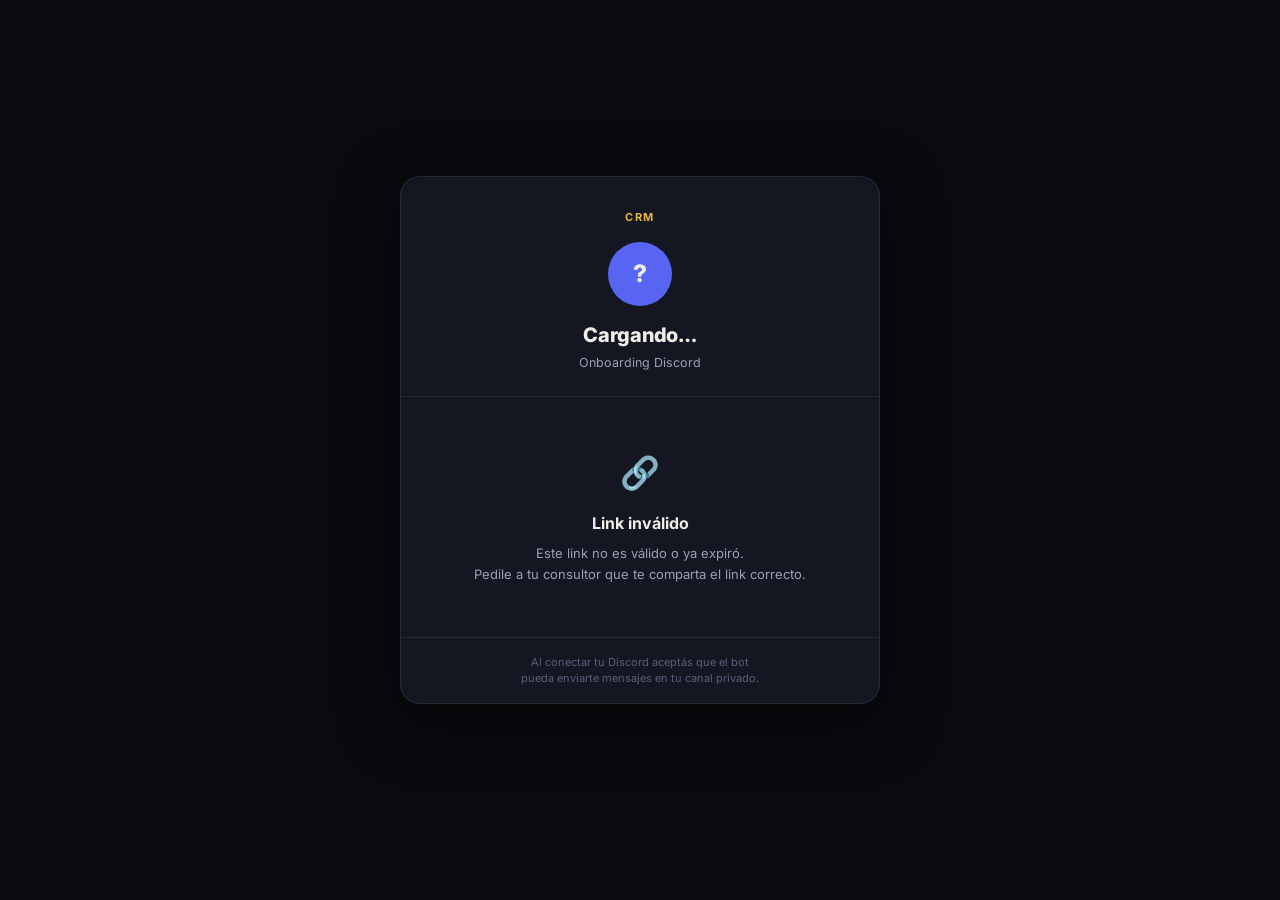
<file: discord_onboarding.html>
<!DOCTYPE html>
<html lang="es">
<head>
<meta charset="UTF-8">
<meta name="viewport" content="width=device-width, initial-scale=1.0">
<title>Conectar Discord</title>
<link href="https://fonts.googleapis.com/css2?family=Inter:wght@400;500;600;700;800&display=swap" rel="stylesheet">
<style>
*,*::before,*::after{box-sizing:border-box;margin:0;padding:0}
:root{
  --bg:#0a0b0f;--surface:#141621;--surface-2:#1a1d2b;--surface-3:#222637;
  --line:rgba(255,255,255,0.08);--line-strong:rgba(255,255,255,0.13);
  --text:#f0eee8;--text2:#9ba0b4;--text3:#5a607a;
  --gold:#e0b54a;--green:#5cb87a;--red:#d46060;
  --discord:#5865F2;--discord-dark:#4752c4;--discord-light:rgba(88,101,242,.15);
}
html,body{min-height:100%;background:var(--bg);color:var(--text);font-family:'Inter',sans-serif;font-size:13px;line-height:1.5}
body{display:flex;align-items:center;justify-content:center;padding:40px 16px 60px;min-height:100vh}

.card{background:var(--surface);border:1px solid var(--line);border-radius:20px;width:100%;max-width:480px;overflow:hidden;box-shadow:0 16px 60px rgba(0,0,0,.6)}

.card-header{padding:32px 36px 24px;border-bottom:1px solid var(--line);text-align:center}
.brand{font-size:11px;font-weight:700;letter-spacing:1.4px;text-transform:uppercase;color:var(--gold);margin-bottom:16px}
.avatar-wrap{width:64px;height:64px;border-radius:50%;margin:0 auto 14px;display:flex;align-items:center;justify-content:center;font-size:24px;font-weight:800;flex-shrink:0}
.card-name{font-size:20px;font-weight:800;letter-spacing:-.3px;margin-bottom:4px}
.card-sub{font-size:12.5px;color:var(--text2)}

.card-body{padding:32px 36px}

/* States */
.state{display:none}
.state.active{display:block}

/* Connect state */
.discord-cta{text-align:center;padding:8px 0}
.discord-icon{width:72px;height:72px;background:var(--discord-light);border:1px solid rgba(88,101,242,.3);border-radius:50%;display:flex;align-items:center;justify-content:center;margin:0 auto 20px}
.discord-icon svg{width:36px;height:36px;fill:var(--discord)}
.cta-title{font-size:18px;font-weight:700;margin-bottom:8px}
.cta-desc{font-size:13px;color:var(--text2);line-height:1.6;margin-bottom:8px;max-width:340px;margin-left:auto;margin-right:auto}
.cta-perks{list-style:none;margin:16px 0 28px;text-align:left;max-width:280px;margin-left:auto;margin-right:auto}
.cta-perks li{font-size:12.5px;color:var(--text2);padding:5px 0;display:flex;align-items:flex-start;gap:8px}
.cta-perks li::before{content:'✓';color:var(--green);font-weight:700;flex-shrink:0;margin-top:1px}
.btn-discord{display:inline-flex;align-items:center;justify-content:center;gap:10px;width:100%;padding:14px 24px;background:var(--discord);color:#fff;border:none;border-radius:11px;font-size:15px;font-weight:700;cursor:pointer;font-family:inherit;transition:all .2s;letter-spacing:-.1px}
.btn-discord:hover{background:var(--discord-dark);transform:translateY(-2px);box-shadow:0 6px 24px rgba(88,101,242,.35)}
.btn-discord:disabled{opacity:.5;cursor:not-allowed;transform:none;box-shadow:none}
.btn-discord svg{width:20px;height:20px;fill:currentColor;flex-shrink:0}

/* Loading state */
.loading-wrap{text-align:center;padding:20px 0}
.spinner{width:40px;height:40px;border:3px solid var(--surface-3);border-top-color:var(--discord);border-radius:50%;animation:spin .7s linear infinite;margin:0 auto 16px}
@keyframes spin{to{transform:rotate(360deg)}}
.loading-text{font-size:14px;color:var(--text2)}

/* Success state */
.success-wrap{text-align:center;padding:8px 0}
.success-icon{width:72px;height:72px;background:rgba(88,101,242,.12);border:1px solid rgba(88,101,242,.3);border-radius:50%;display:flex;align-items:center;justify-content:center;font-size:30px;margin:0 auto 20px;animation:popIn .4s cubic-bezier(.175,.885,.32,1.275)}
@keyframes popIn{0%{transform:scale(0);opacity:0}100%{transform:scale(1);opacity:1}}
.success-title{font-size:20px;font-weight:800;margin-bottom:8px}
.success-sub{font-size:13px;color:var(--text2);line-height:1.6;margin-bottom:24px}
.info-grid{background:var(--surface-2);border:1px solid rgba(88,101,242,.15);border-radius:10px;padding:14px 16px;text-align:left;margin-bottom:20px}
.info-row{display:flex;justify-content:space-between;align-items:center;padding:5px 0;border-bottom:1px solid var(--line);font-size:12px}
.info-row:last-child{border-bottom:none}
.info-lbl{color:var(--text3)}
.info-val{color:var(--text2);font-family:monospace;font-size:11px;max-width:200px;overflow:hidden;text-overflow:ellipsis;white-space:nowrap}
.success-next{background:var(--surface-2);border:1px solid var(--line);border-radius:10px;padding:14px 16px;font-size:12px;color:var(--text2);line-height:1.6;text-align:left}
.success-next strong{color:var(--text);display:block;margin-bottom:5px;font-size:12.5px}

/* Error state */
.error-wrap{text-align:center;padding:8px 0}
.error-icon{width:64px;height:64px;background:rgba(212,96,96,.1);border:1px solid rgba(212,96,96,.25);border-radius:50%;display:flex;align-items:center;justify-content:center;font-size:26px;margin:0 auto 18px}
.error-title{font-size:17px;font-weight:700;color:var(--red);margin-bottom:8px}
.error-sub{font-size:12.5px;color:var(--text2);margin-bottom:20px;line-height:1.6}
.btn-retry{display:inline-flex;align-items:center;justify-content:center;gap:8px;padding:11px 24px;background:var(--surface-2);color:var(--text);border:1px solid var(--line-strong);border-radius:9px;font-size:13px;font-weight:600;cursor:pointer;font-family:inherit;transition:all .15s}
.btn-retry:hover{border-color:var(--discord);color:var(--discord)}

/* Already connected state */
.connected-wrap{text-align:center;padding:8px 0}
.connected-icon{font-size:32px;margin-bottom:14px}
.connected-title{font-size:17px;font-weight:700;color:var(--green);margin-bottom:6px}
.connected-sub{font-size:12.5px;color:var(--text2);line-height:1.6}

.divider{height:1px;background:var(--line);margin:20px 0}
.footer{padding:16px 36px;border-top:1px solid var(--line);text-align:center}
.footer-text{font-size:11px;color:var(--text3);line-height:1.5}

/* Invalid link */
.invalid-wrap{text-align:center;padding:20px 0}
</style>
</head>
<body>
<div class="card">
  <div class="card-header">
    <div class="brand">CRM</div>
    <div class="avatar-wrap" id="alumno-avatar" style="background:#5865F2">?</div>
    <div class="card-name" id="alumno-name">Cargando…</div>
    <div class="card-sub" id="alumno-sub">Onboarding Discord</div>
  </div>

  <div class="card-body">

    <!-- LOADING -->
    <div class="state active" id="state-loading">
      <div class="loading-wrap">
        <div class="spinner"></div>
        <div class="loading-text">Verificando estado…</div>
      </div>
    </div>

    <!-- CONNECT -->
    <div class="state" id="state-connect">
      <div class="discord-cta">
        <div class="discord-icon">
          <svg viewBox="0 0 24 24"><path d="M20.317 4.37a19.791 19.791 0 0 0-4.885-1.515.074.074 0 0 0-.079.037c-.21.375-.444.864-.608 1.25a18.27 18.27 0 0 0-5.487 0 12.64 12.64 0 0 0-.617-1.25.077.077 0 0 0-.079-.037A19.736 19.736 0 0 0 3.677 4.37a.07.07 0 0 0-.032.027C.533 9.046-.32 13.58.099 18.057a.082.082 0 0 0 .031.057 19.9 19.9 0 0 0 5.993 3.03.078.078 0 0 0 .084-.028 14.09 14.09 0 0 0 1.226-1.994.076.076 0 0 0-.041-.106 13.107 13.107 0 0 1-1.872-.892.077.077 0 0 1-.008-.128 10.2 10.2 0 0 0 .372-.292.074.074 0 0 1 .077-.01c3.928 1.793 8.18 1.793 12.062 0a.074.074 0 0 1 .078.01c.12.098.246.198.373.292a.077.077 0 0 1-.006.127 12.299 12.299 0 0 1-1.873.892.077.077 0 0 0-.041.107c.36.698.772 1.362 1.225 1.993a.076.076 0 0 0 .084.028 19.839 19.839 0 0 0 6.002-3.03.077.077 0 0 0 .032-.054c.5-5.177-.838-9.674-3.549-13.66a.061.061 0 0 0-.031-.03z"/></svg>
        </div>
        <div class="cta-title">Conectá tu Discord</div>
        <div class="cta-desc">Recibí recordatorios, novedades y mensajes directos de tu consultor en tu canal privado.</div>
        <ul class="cta-perks">
          <li>Canal privado creado automáticamente</li>
          <li>Recordatorio cada lunes y viernes</li>
          <li>Notificaciones de sesiones y feedback</li>
        </ul>
        <button class="btn-discord" id="btn-connect" onclick="startConnect()">
          <svg viewBox="0 0 24 24"><path d="M20.317 4.37a19.791 19.791 0 0 0-4.885-1.515.074.074 0 0 0-.079.037c-.21.375-.444.864-.608 1.25a18.27 18.27 0 0 0-5.487 0 12.64 12.64 0 0 0-.617-1.25.077.077 0 0 0-.079-.037A19.736 19.736 0 0 0 3.677 4.37a.07.07 0 0 0-.032.027C.533 9.046-.32 13.58.099 18.057a.082.082 0 0 0 .031.057 19.9 19.9 0 0 0 5.993 3.03.078.078 0 0 0 .084-.028 14.09 14.09 0 0 0 1.226-1.994.076.076 0 0 0-.041-.106 13.107 13.107 0 0 1-1.872-.892.077.077 0 0 1-.008-.128 10.2 10.2 0 0 0 .372-.292.074.074 0 0 1 .077-.01c3.928 1.793 8.18 1.793 12.062 0a.074.074 0 0 1 .078.01c.12.098.246.198.373.292a.077.077 0 0 1-.006.127 12.299 12.299 0 0 1-1.873.892.077.077 0 0 0-.041.107c.36.698.772 1.362 1.225 1.993a.076.076 0 0 0 .084.028 19.839 19.839 0 0 0 6.002-3.03.077.077 0 0 0 .032-.054c.5-5.177-.838-9.674-3.549-13.66a.061.061 0 0 0-.031-.03z"/></svg>
          Conectar Discord
        </button>
      </div>
    </div>

    <!-- SUCCESS -->
    <div class="state" id="state-success">
      <div class="success-wrap">
        <div class="success-icon">🎮</div>
        <div class="success-title">¡Discord conectado!</div>
        <div class="success-sub" id="success-sub">Tu cuenta fue vinculada correctamente. Ya podés recibir mensajes automáticos.</div>
        <div class="info-grid" id="success-info"></div>
        <div class="success-next">
          <strong>¿Qué sigue?</strong>
          Vas a recibir un mensaje de bienvenida en tu canal privado de Discord. Cada lunes y viernes vas a recibir el link de tu reporte semanal ahí.
        </div>
      </div>
    </div>

    <!-- ALREADY CONNECTED -->
    <div class="state" id="state-already">
      <div class="connected-wrap">
        <div class="connected-icon">✅</div>
        <div class="connected-title">Ya estás conectado</div>
        <div class="connected-sub" id="already-sub">Tu cuenta de Discord ya está vinculada. Recibirás los recordatorios automáticamente.</div>
        <div class="divider"></div>
        <div class="info-grid" id="already-info"></div>
      </div>
    </div>

    <!-- ERROR -->
    <div class="state" id="state-error">
      <div class="error-wrap">
        <div class="error-icon">⚠️</div>
        <div class="error-title" id="error-title">No se pudo conectar</div>
        <div class="error-sub" id="error-sub">Ocurrió un error durante el proceso. Podés intentarlo nuevamente.</div>
        <button class="btn-retry" onclick="retry()">↩ Intentar de nuevo</button>
      </div>
    </div>

    <!-- INVALID LINK -->
    <div class="state" id="state-invalid">
      <div class="invalid-wrap">
        <div style="font-size:32px;margin-bottom:14px">🔗</div>
        <div style="font-size:16px;font-weight:700;margin-bottom:8px">Link inválido</div>
        <div style="font-size:13px;color:var(--text2);line-height:1.6">Este link no es válido o ya expiró.<br>Pedile a tu consultor que te comparta el link correcto.</div>
      </div>
    </div>

  </div>

  <div class="footer">
    <div class="footer-text">Al conectar tu Discord aceptás que el bot<br>pueda enviarte mensajes en tu canal privado.</div>
  </div>
</div>

<script>
const API_URL = 'https://noble-determination-production.up.railway.app';
const params  = new URLSearchParams(window.location.search);
const alumnoId  = params.get('alumno_id')  || '';
const clienteId = params.get('cliente_id') || '';
const discordResult = params.get('discord') || '';
const discordReason = params.get('reason')  || '';

// Color for avatar
function avatarColor(str){
  const c=['#5865F2','#e0b54a','#5cb87a','#6090d4','#e0a848','#9b8cf2'];
  let h=0;for(const ch of str)h=(h*31+ch.charCodeAt(0))&0xfffffff;
  return c[h%c.length];
}
function ini(n,a){return((n||'?')[0]+(a?(a[0]||''):'')[0]||'').toUpperCase();}

function show(stateId){
  document.querySelectorAll('.state').forEach(s=>s.classList.remove('active'));
  const el=document.getElementById('state-'+stateId);
  if(el)el.classList.add('active');
}

function renderInfoGrid(containerId, rows){
  const el=document.getElementById(containerId);
  if(!el)return;
  el.innerHTML=rows.map(([l,v])=>
    '<div class="info-row"><span class="info-lbl">'+l+'</span><span class="info-val">'+v+'</span></div>'
  ).join('');
}

function setAlumnoHeader(nombre, apellido){
  const n=nombre||'Alumno', a=apellido||'';
  document.getElementById('alumno-name').textContent=n+' '+a;
  const av=document.getElementById('alumno-avatar');
  av.style.background=avatarColor(n+a);
  av.textContent=ini(n,a);
}

function startConnect(){
  const btn=document.getElementById('btn-connect');
  btn.disabled=true;
  btn.innerHTML='<div style="width:18px;height:18px;border:2px solid rgba(255,255,255,.4);border-top-color:#fff;border-radius:50%;animation:spin .7s linear infinite;flex-shrink:0"></div> Conectando…';
  const url=API_URL+'/auth/discord/login'
    +'?alumno_id='+encodeURIComponent(alumnoId)
    +'&cliente_id='+encodeURIComponent(clienteId)
    +'&return_to=onboarding';
  window.location.href=url;
}

function retry(){
  // Clean URL and go back to connect state
  const clean=new URL(window.location.href);
  clean.searchParams.delete('discord');
  clean.searchParams.delete('reason');
  window.history.replaceState(null,'',clean.toString());
  show('connect');
}

function showSuccessState(discordData){
  const rows=[
    ['Estado','✅ Conectado'],
  ];
  if(discordData?.discord_username) rows.push(['Discord','@'+discordData.discord_username]);
  if(discordData?.discord_channel_id) rows.push(['Canal privado',discordData.discord_channel_id]);
  if(discordData?.discord_connected_at){
    const d=new Date(discordData.discord_connected_at);
    rows.push(['Conectado',d.toLocaleDateString('es-AR',{day:'numeric',month:'short',year:'numeric',hour:'2-digit',minute:'2-digit'})]);
  }
  rows.push(['Recordatorios','✓ Activos — Lun y Vie 09:00']);
  renderInfoGrid('success-info', rows);
  show('success');
}

function showAlreadyState(discordData){
  const rows=[];
  if(discordData?.discord_username) rows.push(['Discord','@'+discordData.discord_username]);
  if(discordData?.discord_channel_id) rows.push(['Canal privado',discordData.discord_channel_id]);
  if(discordData?.discord_connected_at){
    const d=new Date(discordData.discord_connected_at);
    rows.push(['Conectado el',d.toLocaleDateString('es-AR',{day:'numeric',month:'short',year:'numeric'})]);
  }
  rows.push(['Recordatorios','✓ Activos — Lun y Vie 09:00']);
  renderInfoGrid('already-info', rows);
  show('already');
}

async function init(){
  // Invalid link guard
  if(!alumnoId || !clienteId){
    show('invalid');
    return;
  }

  // Clean discord result params from URL
  const clean=new URL(window.location.href);
  const hadResult=clean.searchParams.has('discord');
  clean.searchParams.delete('discord');
  clean.searchParams.delete('reason');
  if(hadResult) window.history.replaceState(null,'',clean.toString());

  // Load alumno name
  try{
    const r=await fetch(API_URL+'/alumno/'+encodeURIComponent(alumnoId));
    if(r.ok){
      const d=await r.json();
      setAlumnoHeader(d.nombre, d.apellido);
    }
  }catch(_){}

  // Handle OAuth return
  if(discordResult==='error'){
    const msgs={
      missing_params:'Parámetros de sesión inválidos.',
      invalid_state:'Estado de sesión inválido.',
      alumno_not_found:'No se encontró tu cuenta en el sistema.',
      server_error:'Error en el servidor al procesar la conexión.',
    };
    document.getElementById('error-sub').textContent=msgs[discordReason]||'Error desconocido. Intentá de nuevo.';
    show('error');
    return;
  }

  // Fetch current Discord status
  try{
    const r=await fetch(API_URL+'/alumnos/'+encodeURIComponent(alumnoId)+'/discord');
    if(!r.ok) throw new Error('status '+r.status);
    const d=await r.json();

    if(discordResult==='connected'){
      // Just came back from OAuth — show success
      showSuccessState(d);
    } else if(d.connected){
      // Already connected before
      showAlreadyState(d);
    } else {
      show('connect');
    }
  }catch(err){
    console.error('[Discord Onboarding] status check failed:', err.message);
    // If we just came back from OAuth with success, trust it
    if(discordResult==='connected'){
      showSuccessState(null);
    } else {
      show('connect');
    }
  }
}

init();
</script>
</body>
</html>
</file>
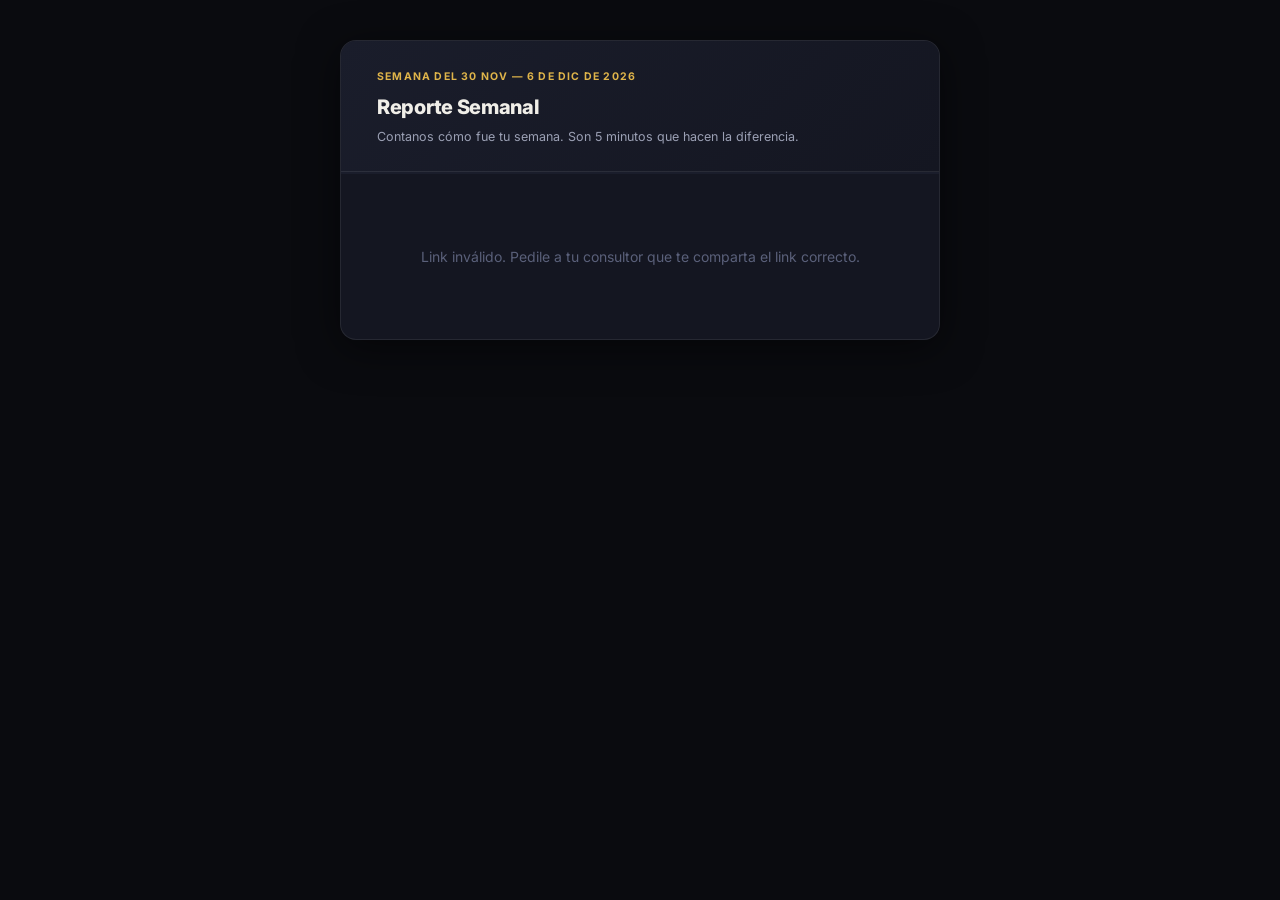
<file: formulario_semanal.html>
<!DOCTYPE html>
<html lang="es">
<head>
<meta charset="UTF-8">
<meta name="viewport" content="width=device-width, initial-scale=1.0">
<title>Reporte Semanal</title>
<link href="https://fonts.googleapis.com/css2?family=Inter:wght@400;500;600;700;800&display=swap" rel="stylesheet">
<style>
*,*::before,*::after{box-sizing:border-box;margin:0;padding:0}
:root{
  --bg:#0a0b0f;--surface:#141621;--surface-2:#1a1d2b;--surface-3:#222637;
  --line:rgba(255,255,255,0.08);--line-strong:rgba(255,255,255,0.13);
  --text:#f0eee8;--text2:#9ba0b4;--text3:#5a607a;
  --gold:#e0b54a;--gold-border:rgba(224,181,74,0.22);
  --green-t:#5cb87a;--blue:#6090d4;--red:#d46060;--orange:#e0a848;
}
html,body{min-height:100%;background:var(--bg);color:var(--text);font-family:'Inter',sans-serif;font-size:13px;line-height:1.5}
body{display:flex;align-items:flex-start;justify-content:center;padding:40px 16px 80px}

.card{background:var(--surface);border:1px solid var(--line);border-radius:16px;width:100%;max-width:600px;overflow:hidden;box-shadow:0 8px 40px rgba(0,0,0,0.5)}

.card-header{background:linear-gradient(135deg,#1a1d2b 0%,#141621 100%);padding:28px 36px 24px;border-bottom:1px solid var(--line)}
.week-label{font-size:10.5px;font-weight:700;letter-spacing:1.2px;text-transform:uppercase;color:var(--gold);margin-bottom:7px}
.card-header h1{font-size:20px;font-weight:800;letter-spacing:-.3px}
.card-header p{margin-top:6px;font-size:12.5px;color:var(--text2);line-height:1.5}

.progress-bar{height:2px;background:var(--surface-2)}
.progress-fill{height:100%;background:var(--gold);transition:width .4s ease;width:0%}

.form-body{padding:32px 36px}
.step{display:none}.step.active{display:block}

.step-counter{font-size:10px;font-weight:700;letter-spacing:1px;text-transform:uppercase;color:var(--text3);margin-bottom:5px}
.step-title{font-size:17px;font-weight:700;margin-bottom:4px}
.step-subtitle{font-size:12px;color:var(--text2);margin-bottom:22px;line-height:1.5}

.field{margin-bottom:18px}
label.lbl{display:block;font-size:11.5px;font-weight:600;color:var(--text2);margin-bottom:6px}
input[type="text"],textarea{width:100%;background:var(--surface-2);border:1px solid var(--line-strong);border-radius:10px;padding:11px 13px;font-size:13px;font-family:inherit;color:var(--text);transition:border-color .2s;resize:none;outline:none;line-height:1.6}
input[type="text"]:focus,textarea:focus{border-color:var(--gold)}
::placeholder{color:var(--text3)}
.char-count{text-align:right;font-size:10.5px;color:var(--text3);margin-top:3px}

.two-col{display:grid;grid-template-columns:1fr 1fr;gap:14px}

.radio-group{display:flex;gap:8px;flex-wrap:wrap}
.radio-option{flex:1;min-width:80px;cursor:pointer}
.radio-option input{display:none}
.radio-label{display:flex;flex-direction:column;align-items:center;gap:5px;padding:12px 8px;border:1px solid var(--line-strong);border-radius:10px;font-size:12px;font-weight:600;color:var(--text2);background:var(--surface-2);cursor:pointer;transition:all .15s;text-align:center;line-height:1.3}
.radio-option input:checked + .radio-label{border-color:var(--gold);background:rgba(224,181,74,0.1);color:var(--gold)}
.radio-label:hover{border-color:var(--line-strong);background:var(--surface-3);color:var(--text)}

.checkbox-group{display:flex;flex-direction:column;gap:6px}
.check-option{display:flex;align-items:center;gap:10px;padding:10px 12px;border:1px solid var(--line-strong);border-radius:9px;cursor:pointer;background:var(--surface-2);transition:all .15s}
.check-option:hover{background:var(--surface-3);border-color:var(--gold-border)}
.check-option input[type="checkbox"]{width:16px;height:16px;accent-color:var(--gold);cursor:pointer;flex-shrink:0}
.check-option span{font-size:12.5px;color:var(--text2);font-weight:500}

.btn-row{display:flex;justify-content:space-between;align-items:center;margin-top:28px;padding-top:20px;border-top:1px solid var(--line)}

.btn{display:inline-flex;align-items:center;gap:5px;padding:10px 22px;border-radius:9px;font-size:13px;font-weight:600;cursor:pointer;border:none;font-family:inherit;transition:all .15s}
.btn-back{background:transparent;color:var(--text3);padding-left:0}
.btn-back:hover{color:var(--text2)}
.btn-next{background:var(--surface-2);border:1px solid var(--line-strong);color:var(--text);min-width:120px;justify-content:center}
.btn-next:hover{border-color:var(--gold);color:var(--gold)}
.btn-submit{background:linear-gradient(135deg,var(--gold) 0%,#c89732 100%);color:#000;font-weight:700;min-width:140px;justify-content:center}
.btn-submit:hover{opacity:.9;transform:translateY(-1px)}
.btn-submit:disabled{opacity:.5;cursor:not-allowed;transform:none}

.success-screen{display:none;text-align:center;padding:16px 0 8px}
.success-icon{width:68px;height:68px;background:rgba(92,184,122,0.12);border:1px solid rgba(92,184,122,0.25);border-radius:50%;display:flex;align-items:center;justify-content:center;font-size:28px;margin:0 auto 20px}
.success-screen h2{font-size:20px;font-weight:700;margin-bottom:8px}
.success-screen p{font-size:13px;color:var(--text2);line-height:1.6;max-width:360px;margin:0 auto}
.success-next{margin-top:20px;padding:14px 18px;background:var(--surface-2);border-radius:10px;font-size:12px;color:var(--text2);display:inline-block;border:1px solid var(--line)}
.discord-section{margin-top:22px;padding:16px 18px;background:var(--surface-2);border:1px solid var(--line);border-radius:10px;text-align:center}
.discord-section .ds-label{font-size:10px;font-weight:700;letter-spacing:.9px;text-transform:uppercase;color:var(--text3);margin-bottom:10px}
.discord-section .ds-desc{font-size:12px;color:var(--text2);line-height:1.5;margin-bottom:13px}
.btn-discord{display:inline-flex;align-items:center;gap:7px;padding:10px 22px;background:#5865F2;color:#fff;border:none;border-radius:9px;font-size:13px;font-weight:600;cursor:pointer;text-decoration:none;font-family:inherit;transition:all .15s}
.btn-discord:hover{background:#4752c4;transform:translateY(-1px)}
.btn-discord.connected{background:rgba(88,101,242,.12);color:#8891f5;border:1px solid rgba(88,101,242,.25);cursor:default;pointer-events:none}
</style>
</head>
<body>
<div class="card">
  <div class="card-header">
    <div class="week-label" id="week-label">Cargando…</div>
    <h1>Reporte Semanal</h1>
    <p>Contanos cómo fue tu semana. Son 5 minutos que hacen la diferencia.</p>
  </div>
  <div class="progress-bar"><div class="progress-fill" id="progress"></div></div>

  <div class="form-body">

    <!-- STEP 1: Identity (always hardcoded) -->
    <div class="step active" id="step-1">
      <div class="step-counter" id="sc-1">Paso 1</div>
      <div class="step-title">¿Quién sos?</div>
      <div class="step-subtitle">Para asociar tu reporte correctamente.</div>
      <div class="two-col">
        <div class="field"><label class="lbl">Nombre</label><input type="text" id="nombre" placeholder="ej. Martina" oninput="var e=document.getElementById('err-nombre');if(e)e.style.display='none'"></div>
        <div class="field"><label class="lbl">Apellido</label><input type="text" id="apellido" placeholder="ej. Rodríguez"></div>
      </div>
      <div id="err-nombre" style="display:none;color:var(--red);font-size:12px;margin-bottom:14px;padding:8px 12px;background:rgba(212,96,96,.08);border:1px solid rgba(212,96,96,.25);border-radius:8px">Por favor ingresá tu nombre para continuar.</div>
      <div class="field" id="instagram-field">
        <label class="lbl">@ de Instagram <span style="color:var(--text3);font-weight:400">(para identificarte)</span></label>
        <input type="text" id="instagram" placeholder="ej. martina.rodriguez" autocomplete="off" oninput="this.value=this.value.replace(/^@+/,'')">
      </div>
      <div class="btn-row">
        <div></div>
        <button class="btn btn-next" onclick="_nextStep()">Continuar →</button>
      </div>
    </div>

    <!-- Dynamic question steps injected here by JS -->
    <div id="dynamic-steps"></div>

    <!-- SUCCESS -->
    <div class="success-screen" id="success">
      <div class="success-icon">✓</div>
      <h2>¡Reporte enviado!</h2>
      <p>Recibimos tu reporte de la semana. Tu consultor lo revisará antes de la próxima sesión y podrá preparar un apoyo más personalizado para vos.</p>
      <div class="success-next">📅 Recordá tu próxima sesión y tené a mano tus preguntas principales.</div>
    </div>

    <!-- DISCORD SECTION -->
    <div id="discord-section" style="display:none" class="discord-section">
      <div class="ds-label">Discord</div>
      <div id="ds-body">
        <div class="ds-desc">Conectá tu Discord para recibir recordatorios automáticos y notificaciones de tu consultor.</div>
        <a id="discord-connect-btn" href="#" class="btn-discord" target="_self">
          <svg width="18" height="18" viewBox="0 0 24 24" fill="currentColor"><path d="M20.317 4.37a19.791 19.791 0 0 0-4.885-1.515.074.074 0 0 0-.079.037c-.21.375-.444.864-.608 1.25a18.27 18.27 0 0 0-5.487 0 12.64 12.64 0 0 0-.617-1.25.077.077 0 0 0-.079-.037A19.736 19.736 0 0 0 3.677 4.37a.07.07 0 0 0-.032.027C.533 9.046-.32 13.58.099 18.057a.082.082 0 0 0 .031.057 19.9 19.9 0 0 0 5.993 3.03.078.078 0 0 0 .084-.028 14.09 14.09 0 0 0 1.226-1.994.076.076 0 0 0-.041-.106 13.107 13.107 0 0 1-1.872-.892.077.077 0 0 1-.008-.128 10.2 10.2 0 0 0 .372-.292.074.074 0 0 1 .077-.01c3.928 1.793 8.18 1.793 12.062 0a.074.074 0 0 1 .078.01c.12.098.246.198.373.292a.077.077 0 0 1-.006.127 12.299 12.299 0 0 1-1.873.892.077.077 0 0 0-.041.107c.36.698.772 1.362 1.225 1.993a.076.076 0 0 0 .084.028 19.839 19.839 0 0 0 6.002-3.03.077.077 0 0 0 .032-.054c.5-5.177-.838-9.674-3.549-13.66a.061.061 0 0 0-.031-.03z"/></svg>
          Conectar Discord
        </a>
      </div>
    </div>

    <!-- LOCKED -->
    <div id="locked-screen" style="display:none;padding:8px 0 8px">
      <div style="text-align:center;margin-bottom:22px">
        <div style="font-size:32px;margin-bottom:10px">🔒</div>
        <div style="font-size:17px;font-weight:700;margin-bottom:6px">Reporte enviado</div>
        <div style="font-size:12px;color:var(--text2);line-height:1.6">Ya completaste el reporte de esta semana.<br>Si necesitás hacer una corrección, solicitá una edición.</div>
      </div>
      <div id="locked-answers" style="margin-bottom:20px"></div>
      <div id="edit-request-area" style="text-align:center">
        <div id="pending-notice" style="display:none;font-size:12px;color:var(--gold);background:rgba(224,181,74,.08);border:1px solid rgba(224,181,74,.2);border-radius:8px;padding:10px 14px;margin-bottom:12px">
          ⏳ Tu solicitud de edición está pendiente de aprobación.
        </div>
        <button id="btn-request-edit" onclick="showEditRequestModal()" class="btn btn-next" style="font-size:13px;padding:10px 24px">
          Solicitar edición
        </button>
      </div>
    </div>

    <!-- EDIT REQUEST MODAL -->
    <div id="edit-modal" style="display:none;position:fixed;inset:0;z-index:500;background:rgba(0,0,0,.6);align-items:center;justify-content:center;padding:20px">
      <div style="background:var(--surface);border:1px solid var(--line-strong);border-radius:14px;padding:28px;max-width:440px;width:100%">
        <div style="font-size:16px;font-weight:700;margin-bottom:6px">Solicitar edición</div>
        <div style="font-size:12px;color:var(--text2);margin-bottom:18px;line-height:1.5">Contanos brevemente por qué necesitás editar el reporte. Tu consultor lo revisará y te habilitará la edición.</div>
        <textarea id="edit-motivo" rows="4" maxlength="400" placeholder="Ej: Me equivoqué en los objetivos, quiero corregir un dato…" style="width:100%;background:var(--surface-2);border:1px solid var(--line-strong);border-radius:10px;padding:11px 13px;font-size:13px;font-family:inherit;color:var(--text);resize:none;outline:none;line-height:1.6"></textarea>
        <div style="display:flex;gap:10px;justify-content:flex-end;margin-top:16px">
          <button onclick="hideEditModal()" class="btn btn-back" style="padding:9px 18px;border:1px solid var(--line-strong);border-radius:9px;color:var(--text2)">Cancelar</button>
          <button onclick="submitEditRequest()" class="btn btn-submit" style="padding:9px 22px">Enviar solicitud</button>
        </div>
      </div>
    </div>

  </div>
</div>

<script>
const API_URL = 'https://noble-determination-production.up.railway.app';
const params = new URLSearchParams(window.location.search);
const clienteId = params.get('cliente_id') || '';
const alumnoId  = params.get('alumno_id')  || '';
let _lockedReporteId = null;
let _isEditMode = false;
let _template = [];
let _currentStep = 1;
let _totalSteps = 1;

const DEFAULT_TEMPLATE = [
  { id:'q1', tipo:'radio',    titulo:'¿Cómo calificarías tu semana en general?', opciones:['Muy bien 🔥','Bien ✅','Regular 😐','Difícil ⚠️'] },
  { id:'q2', tipo:'textarea', titulo:'¿Cómo está tu negocio esta semana?',       subtitulo:'Un párrafo corto es suficiente.', placeholder:'Esta semana lancé mi nueva propuesta…', maxlength:500 },
  { id:'q3', tipo:'textarea', titulo:'¿Qué objetivos te planteaste esta semana?', placeholder:'1. Cerrar al menos 2 ventas…', maxlength:400 },
  { id:'q4', tipo:'textarea', titulo:'¿Cuáles lograste? ¿Qué quedó pendiente?',  placeholder:'Cerré 1 venta. El landing quedó al 80%…', maxlength:400 },
  { id:'q5', tipo:'textarea', titulo:'¿Qué problemas o desafíos encontraste?',   placeholder:'Me costó hacer seguimiento…', maxlength:500 },
  { id:'q6', tipo:'checkbox', titulo:'¿En qué áreas necesitás ayuda específica?', opciones:['Ventas y cierre','Marketing y adquisición','Operaciones y procesos','Finanzas y pricing','Equipo y delegación','Producto o servicio','Foco y mentalidad'] },
  { id:'q7', tipo:'radio',    titulo:'¿Implementaste las recomendaciones de la sesión anterior?', opciones:['Sí, todas ✅','Algunas 🔸','Ninguna ❌','Es mi primera vez 🌱'] },
  { id:'q8', tipo:'textarea', titulo:'¿Querés agregar algo más?',                subtitulo:'Opcional.', placeholder:'Cualquier cosa que quieras que tengamos en cuenta…', maxlength:400 },
];

function _esc(s){ return (s||'').replace(/&/g,'&amp;').replace(/</g,'&lt;').replace(/>/g,'&gt;').replace(/"/g,'&quot;'); }

// Week label
(function(){
  const now=new Date(),day=now.getDay();
  const mon=new Date(now);mon.setDate(now.getDate()+(day===0?-6:1-day));
  const sun=new Date(mon);sun.setDate(mon.getDate()+6);
  const m=mon.toLocaleDateString('es-AR',{day:'numeric',month:'short'});
  const s=sun.toLocaleDateString('es-AR',{day:'numeric',month:'short',year:'numeric'});
  document.getElementById('week-label').textContent='Semana del '+m+' — '+s;
})();

if(!clienteId){
  document.querySelector('.form-body').innerHTML='<div style="padding:40px;text-align:center;color:var(--text3);font-size:14px">Link inválido. Pedile a tu consultor que te comparta el link correcto.</div>';
}

// ── Template & init ──────────────────────────────────────────────
async function init(){
  if(!clienteId) return;
  const [tplData, alumnoData] = await Promise.all([
    _loadTemplateData(),
    alumnoId ? _loadAlumnoData() : Promise.resolve(null),
  ]);

  _template = (tplData && Array.isArray(tplData.questions) && tplData.questions.length)
    ? tplData.questions
    : DEFAULT_TEMPLATE;

  if(tplData && tplData.completion_message){
    const cm = tplData.completion_message;
    const h2 = document.querySelector('#success h2');
    const p  = document.querySelector('#success p');
    if(h2 && cm.titulo) h2.textContent = cm.titulo;
    if(p  && cm.texto)  p.textContent  = cm.texto;
  }

  if(alumnoData){
    if(alumnoData.nombre)   document.getElementById('nombre').value  = alumnoData.nombre;
    if(alumnoData.apellido) document.getElementById('apellido').value = alumnoData.apellido;
    document.getElementById('instagram-field').style.display = 'none';
  }

  _buildForm();

  if(alumnoId) await checkExisting();
}

async function _loadTemplateData(){
  try{
    const r = await fetch(API_URL+'/form-template?cliente_id='+encodeURIComponent(clienteId)+'&tipo=reporte_semanal');
    return r.ok ? r.json() : null;
  }catch{ return null; }
}

async function _loadAlumnoData(){
  try{
    const r = await fetch(API_URL+'/alumno/'+alumnoId);
    return r.ok ? r.json() : null;
  }catch{ return null; }
}

// ── Build dynamic steps ──────────────────────────────────────────
function _buildForm(){
  _totalSteps = 1 + _template.length;
  const sc1 = document.getElementById('sc-1');
  if(sc1) sc1.textContent = 'Paso 1 de '+_totalSteps;

  const container = document.getElementById('dynamic-steps');
  if(!container) return;
  container.innerHTML = _template.map((q, i) => {
    const stepNum = i + 2;
    const isLast  = i === _template.length - 1;
    return _buildStepHtml(q, stepNum, isLast);
  }).join('');

  _updateProgress();
}

function _buildStepHtml(q, stepNum, isLast){
  const subtitle = q.subtitulo
    ? `<div class="step-subtitle">${_esc(q.subtitulo)}</div>`
    : '';
  const porqueNo = (q.id === 'q7' && q.tipo === 'radio')
    ? `<div class="field" id="field-porque" style="display:none">
        <label class="lbl">¿Por qué no las pudiste implementar?</label>
        <textarea id="porque_no" rows="3" maxlength="300" placeholder="Ej: No tuve tiempo, me surgió una urgencia…"></textarea>
       </div>`
    : '';
  const actionBtn = isLast
    ? `<button class="btn btn-submit" id="btn-submit" onclick="submitForm()">Enviar reporte ✓</button>`
    : `<button class="btn btn-next" onclick="_nextStep()">Continuar →</button>`;

  const errMsg = _isOptional(q) ? '' :
    `<div id="err-${q.id}" style="display:none;color:var(--red);font-size:12px;margin-top:8px;padding:8px 12px;background:rgba(212,96,96,.08);border:1px solid rgba(212,96,96,.25);border-radius:8px">Esta pregunta es obligatoria. Por favor completá tu respuesta.</div>`;

  return `<div class="step" id="step-${stepNum}">
    <div class="step-counter">Paso ${stepNum} de ${_totalSteps}</div>
    <div class="step-title">${_esc(q.titulo)}</div>
    ${subtitle}
    <div class="field">${_buildInputHtml(q)}</div>
    ${errMsg}
    ${porqueNo}
    <div class="btn-row">
      <button class="btn btn-back" onclick="_prevStep()">← Atrás</button>
      <div></div>
      ${actionBtn}
    </div>
  </div>`;
}

function _buildInputHtml(q){
  const clearErr = `var e=document.getElementById('err-${q.id}');if(e)e.style.display='none';`;
  if(q.tipo === 'textarea'){
    const max = q.maxlength || 500;
    return `<textarea id="input-${q.id}" rows="5" maxlength="${max}"
      placeholder="${_esc(q.placeholder||'')}"
      oninput="var c=document.getElementById('cnt-${q.id}');if(c)c.textContent=this.value.length;${clearErr}"></textarea>
      <div class="char-count"><span id="cnt-${q.id}">0</span>/${max}</div>`;
  }
  if(q.tipo === 'text'){
    return `<input type="text" id="input-${q.id}" placeholder="${_esc(q.placeholder||'')}" oninput="${clearErr}">`;
  }
  if(q.tipo === 'radio'){
    const onch = q.id === 'q7'
      ? ` onchange="_togglePorque(this);${clearErr}"`
      : ` onchange="${clearErr}"`;
    return `<div class="radio-group">${(q.opciones||[]).map(o =>
      `<label class="radio-option"><input type="radio" name="input-${q.id}" value="${_esc(o)}"${onch}><div class="radio-label">${_esc(o)}</div></label>`
    ).join('')}</div>`;
  }
  if(q.tipo === 'checkbox'){
    return `<div class="checkbox-group">${(q.opciones||[]).map(o =>
      `<label class="check-option"><input type="checkbox" name="input-${q.id}" value="${_esc(o)}" onchange="${clearErr}"><span>${_esc(o)}</span></label>`
    ).join('')}</div>`;
  }
  if(q.tipo === 'scale'){
    const min = q.min||1, max = q.max||10;
    return `<div class="radio-group">${Array.from({length:max-min+1},(_,i)=>i+min).map(n =>
      `<label class="radio-option" style="flex:0 0 auto;min-width:44px"><input type="radio" name="input-${q.id}" value="${n}" onchange="${clearErr}"><div class="radio-label" style="padding:10px 4px">${n}</div></label>`
    ).join('')}</div>`;
  }
  return `<input type="text" id="input-${q.id}" placeholder="" oninput="${clearErr}">`;
}

function _togglePorque(radio){
  const v = (radio.value||'').toLowerCase();
  const show = v.includes('algunas') || v.includes('ninguna');
  const el = document.getElementById('field-porque');
  if(el) el.style.display = show ? 'block' : 'none';
}

// ── Validation ───────────────────────────────────────────────────
function _isOptional(q){
  return /opcional/i.test(q.subtitulo||'') || /opcional/i.test(q.titulo||'');
}

function _validateStep(stepNum){
  if(stepNum === 1){
    const val = document.getElementById('nombre').value.trim();
    if(!val){
      const e = document.getElementById('err-nombre');
      if(e) e.style.display = 'block';
      document.getElementById('nombre').focus();
      return false;
    }
    return true;
  }
  const q = _template[stepNum - 2];
  if(!q || _isOptional(q)) return true;

  let filled = false;
  if(q.tipo === 'textarea' || q.tipo === 'text'){
    const el = document.getElementById('input-'+q.id);
    filled = !!(el && el.value.trim());
  } else if(q.tipo === 'radio' || q.tipo === 'scale'){
    filled = !!document.querySelector('input[name="input-'+q.id+'"]:checked');
  } else if(q.tipo === 'checkbox'){
    filled = !!document.querySelector('input[name="input-'+q.id+'"]:checked');
  }

  if(!filled){
    const e = document.getElementById('err-'+q.id);
    if(e){ e.style.display = 'block'; e.scrollIntoView({behavior:'smooth',block:'nearest'}); }
    return false;
  }
  return true;
}

// ── Navigation ───────────────────────────────────────────────────
function _updateProgress(){
  const el = document.getElementById('progress');
  if(el) el.style.width = ((_currentStep - 1) / Math.max(_totalSteps, 1) * 100) + '%';
}

function _nextStep(){
  if(!_validateStep(_currentStep)) return;
  if(_currentStep < _totalSteps) _showStep(_currentStep + 1);
}

function _prevStep(){
  if(_currentStep > 1) _showStep(_currentStep - 1);
}

function _showStep(n){
  document.querySelectorAll('.step').forEach(s => s.classList.remove('active'));
  const el = document.getElementById('step-'+n);
  if(el) el.classList.add('active');
  _currentStep = n;
  _updateProgress();
  window.scrollTo({top:0,behavior:'smooth'});
}

// ── Collect answers ──────────────────────────────────────────────
function _collectRespuestas(){
  const resp = {};
  _template.forEach(function(q){
    if(q.tipo === 'textarea' || q.tipo === 'text'){
      const el = document.getElementById('input-'+q.id);
      resp[q.id] = el ? el.value.trim() : '';
    } else if(q.tipo === 'radio' || q.tipo === 'scale'){
      const checked = document.querySelector('input[name="input-'+q.id+'"]:checked');
      resp[q.id] = checked ? (q.tipo === 'scale' ? Number(checked.value) : checked.value) : '';
    } else if(q.tipo === 'checkbox'){
      const checked = document.querySelectorAll('input[name="input-'+q.id+'"]:checked');
      resp[q.id] = Array.from(checked).map(function(c){return c.value;});
    }
  });
  const pn = document.getElementById('porque_no');
  if(pn) resp.porque_no = pn.value.trim();
  return resp;
}

// ── Prefill (edit mode) ──────────────────────────────────────────
function prefillForm(rep){
  if(rep.nombre)   document.getElementById('nombre').value  = rep.nombre;
  if(rep.apellido) document.getElementById('apellido').value = rep.apellido;

  if(rep.respuestas && typeof rep.respuestas === 'object'){
    _template.forEach(function(q){
      const val = rep.respuestas[q.id];
      if(val === undefined || val === null) return;
      if(q.tipo === 'textarea' || q.tipo === 'text'){
        const el = document.getElementById('input-'+q.id);
        if(el){ el.value = val; const c = document.getElementById('cnt-'+q.id); if(c) c.textContent = String(val).length; }
      } else if(q.tipo === 'radio' || q.tipo === 'scale'){
        const inputs = document.querySelectorAll('input[name="input-'+q.id+'"]');
        inputs.forEach(function(inp){ if(inp.value === String(val)){ inp.checked = true; if(q.id === 'q7') _togglePorque(inp); } });
      } else if(q.tipo === 'checkbox'){
        const vals = Array.isArray(val) ? val : [val];
        const inputs = document.querySelectorAll('input[name="input-'+q.id+'"]');
        inputs.forEach(function(inp){ if(vals.includes(inp.value)) inp.checked = true; });
      }
    });
    const pn = document.getElementById('porque_no');
    if(pn && rep.respuestas.porque_no) pn.value = rep.respuestas.porque_no;
  } else {
    // Old format: fill text fields from named DB columns
    const textMap = {q2:'situacion',q3:'objetivos',q4:'logros',q5:'problemas',q8:'extra'};
    _template.forEach(function(q){
      if(q.tipo === 'textarea' || q.tipo === 'text'){
        const fn = textMap[q.id];
        if(fn && rep[fn]){
          const el = document.getElementById('input-'+q.id);
          if(el){ el.value = rep[fn]; const c = document.getElementById('cnt-'+q.id); if(c) c.textContent = rep[fn].length; }
        }
      }
    });
    const pn = document.getElementById('porque_no');
    if(pn && rep.porque_no) pn.value = rep.porque_no;
  }
}

// ── Locked view ──────────────────────────────────────────────────
function showLockedView(rep, pending){
  document.querySelectorAll('.step').forEach(function(s){ s.style.display='none'; });
  const esc = function(s){ return (s||'').replace(/&/g,'&amp;').replace(/</g,'&lt;'); };
  const row = function(t,v){
    const display = Array.isArray(v) ? v.join(', ') : (v||'');
    return display ? '<div style="margin-bottom:12px"><div style="font-size:10px;color:var(--text3);text-transform:uppercase;letter-spacing:.5px;margin-bottom:3px">'+esc(t)+'</div><div style="font-size:13px;color:var(--text2);line-height:1.55;white-space:pre-wrap">'+esc(display)+'</div></div>' : '';
  };

  let html = '';
  if(rep.respuestas && typeof rep.respuestas === 'object'){
    _template.forEach(function(q){
      const val = rep.respuestas[q.id];
      if(val === undefined || val === null || val === '' || (Array.isArray(val) && !val.length)) return;
      html += row(q.titulo, val);
    });
    if(rep.respuestas.porque_no) html += row('¿Por qué no pudiste implementar?', rep.respuestas.porque_no);
  } else {
    const lbl = {muy_bien:'🚀 Muy bien',bien:'✅ Bien',regular:'😐 Regular',dificil:'⚠️ Difícil'};
    const impl = {todas:'Sí, todas',algunas:'Algunas',ninguna:'Ninguna',primera_vez:'Primera vez'};
    html =
      (rep.estado ? '<div style="margin-bottom:12px"><div style="font-size:10px;color:var(--text3);text-transform:uppercase;letter-spacing:.5px;margin-bottom:3px">Semana en general</div><div style="font-size:13px;color:var(--gold);font-weight:600">'+(lbl[rep.estado]||rep.estado)+'</div></div>' : '') +
      row('Situación',rep.situacion)+row('Objetivos',rep.objetivos)+row('Logros',rep.logros)+
      row('Problemas',rep.problemas)+row('Implementación de recomendaciones',impl[rep.implementacion]||rep.implementacion)+
      (rep.porque_no ? row('¿Por qué no?',rep.porque_no) : '')+row('Extra',rep.extra);
  }

  document.getElementById('locked-answers').innerHTML = html;
  if(pending){
    document.getElementById('pending-notice').style.display = 'block';
    document.getElementById('btn-request-edit').style.display = 'none';
  }
  document.getElementById('locked-screen').style.display = 'block';
  document.getElementById('progress').style.width = '100%';
  document.getElementById('locked-screen').appendChild(document.getElementById('discord-section'));
  showDiscordSection();
}

// ── Check existing report ────────────────────────────────────────
async function checkExisting(){
  if(!alumnoId || !clienteId) return;
  try{
    const r = await fetch(API_URL+'/reportes/check/'+encodeURIComponent(alumnoId)+'?cliente_id='+encodeURIComponent(clienteId));
    if(!r.ok) return;
    const d = await r.json();
    if(!d.hasReport) return;
    _lockedReporteId = d.reporte_id;
    if(d.editable){
      _isEditMode = true;
      prefillForm(d.report);
      const mins = Math.max(0, Math.round((new Date(d.editable_until) - new Date()) / 60000));
      document.getElementById('week-label').textContent = '✏️ Modo edición — quedan ~'+mins+' min';
      const btn = document.getElementById('btn-submit');
      if(btn) btn.textContent = 'Actualizar reporte ✓';
    } else {
      showLockedView(d.report, d.pendingRequest);
    }
  }catch(e){ console.warn('[checkExisting]',e); }
}

// ── Submit ───────────────────────────────────────────────────────
async function submitForm(){
  if(!_validateStep(_currentStep)) return;
  const btn = document.getElementById('btn-submit');
  btn.disabled = true; btn.textContent = 'Enviando…';
  const now = new Date(), day = now.getDay();
  const mon = new Date(now); mon.setDate(now.getDate()+(day===0?-6:1-day));
  const sun = new Date(mon); sun.setDate(mon.getDate()+6);
  const semana = mon.toLocaleDateString('es-AR',{day:'numeric',month:'short'})+' — '+sun.toLocaleDateString('es-AR',{day:'numeric',month:'short',year:'numeric'});

  const payload = {
    cliente_id: clienteId,
    alumno_id:  alumnoId || null,
    nombre:     document.getElementById('nombre').value.trim(),
    apellido:   document.getElementById('apellido').value.trim(),
    instagram:  document.getElementById('instagram').value.trim().replace(/^@/,''),
    semana,
    respuestas: _collectRespuestas(),
  };

  try{
    const res = await fetch(API_URL+'/reportes',{method:'POST',headers:{'Content-Type':'application/json'},body:JSON.stringify(payload)});
    if(!res.ok){ const e = await res.json().catch(function(){return{};}); throw new Error(e.error||'Error al enviar'); }
    document.querySelectorAll('.step').forEach(function(s){ s.style.display='none'; });
    document.getElementById('progress').style.width = '100%';
    document.getElementById('success').style.display = 'block';
    document.getElementById('success').appendChild(document.getElementById('discord-section'));
    showDiscordSection();
  }catch(err){
    btn.disabled = false;
    btn.textContent = _isEditMode ? 'Actualizar reporte ✓' : 'Enviar reporte ✓';
    alert('Error al enviar el reporte: '+err.message);
  }
}

// ── Edit request ─────────────────────────────────────────────────
function showEditModal(){ document.getElementById('edit-modal').style.display='flex'; }
function hideEditModal(){ document.getElementById('edit-modal').style.display='none'; }
function showEditRequestModal(){ showEditModal(); }

async function submitEditRequest(){
  const motivo = document.getElementById('edit-motivo').value.trim();
  if(!motivo){ document.getElementById('edit-motivo').focus(); return; }
  try{
    const r = await fetch(API_URL+'/reportes/'+_lockedReporteId+'/request-edit',{
      method:'POST', headers:{'Content-Type':'application/json'},
      body: JSON.stringify({alumno_id:alumnoId,cliente_id:clienteId,motivo}),
    });
    const d = await r.json().catch(function(){return{};});
    if(!r.ok){ alert(d.error||'Error al enviar solicitud'); return; }
    hideEditModal();
    document.getElementById('pending-notice').style.display = 'block';
    document.getElementById('btn-request-edit').style.display = 'none';
  }catch(e){ alert('Error: '+e.message); }
}

// ── Discord ──────────────────────────────────────────────────────
function showDiscordSection(){
  if(!alumnoId || !clienteId) return;
  document.getElementById('discord-section').style.display = 'block';
  document.getElementById('discord-connect-btn').href = API_URL+'/auth/discord/login?alumno_id='+encodeURIComponent(alumnoId)+'&cliente_id='+encodeURIComponent(clienteId);
  checkDiscordStatus();
}

async function checkDiscordStatus(){
  if(!alumnoId) return;
  try{
    const r = await fetch(API_URL+'/alumnos/'+encodeURIComponent(alumnoId)+'/discord');
    if(!r.ok) return;
    const d = await r.json();
    if(d.connected){
      const btn = document.getElementById('discord-connect-btn');
      btn.className = 'btn-discord connected';
      btn.textContent = '✓ Discord conectado';
      btn.removeAttribute('href');
      const desc = document.querySelector('#ds-body .ds-desc');
      if(desc) desc.textContent = (d.discord_username ? 'Cuenta: @'+d.discord_username : 'Discord vinculado')+'. Recibirás notificaciones automáticamente.';
    }
  }catch(e){ /* silent */ }
}

// Handle ?discord= param on return from OAuth
(function(){
  const disc = params.get('discord');
  if(!disc) return;
  const clean = new URL(window.location.href);
  clean.searchParams.delete('discord');
  clean.searchParams.delete('reason');
  window.history.replaceState(null,'',clean.toString());
  if(disc === 'connected'){
    const notice = document.createElement('div');
    notice.style.cssText = 'position:fixed;top:18px;left:50%;transform:translateX(-50%);background:#5865F2;color:#fff;font-size:13px;font-weight:600;padding:10px 22px;border-radius:9px;z-index:9999;box-shadow:0 4px 20px rgba(0,0,0,.4)';
    notice.textContent = '✓ Discord conectado correctamente';
    document.body.appendChild(notice);
    setTimeout(function(){ notice.remove(); }, 4000);
  } else if(disc === 'error'){
    const reason = params.get('reason') || 'desconocido';
    const msgs = {missing_params:'Parámetros inválidos.',invalid_state:'Estado de sesión inválido.',alumno_not_found:'No se encontró tu cuenta.',server_error:'Error en el servidor.'};
    alert('No se pudo conectar Discord: '+(msgs[reason]||reason));
  }
})();

// ── Start ────────────────────────────────────────────────────────
init();
</script>
</body>
</html>
</file>
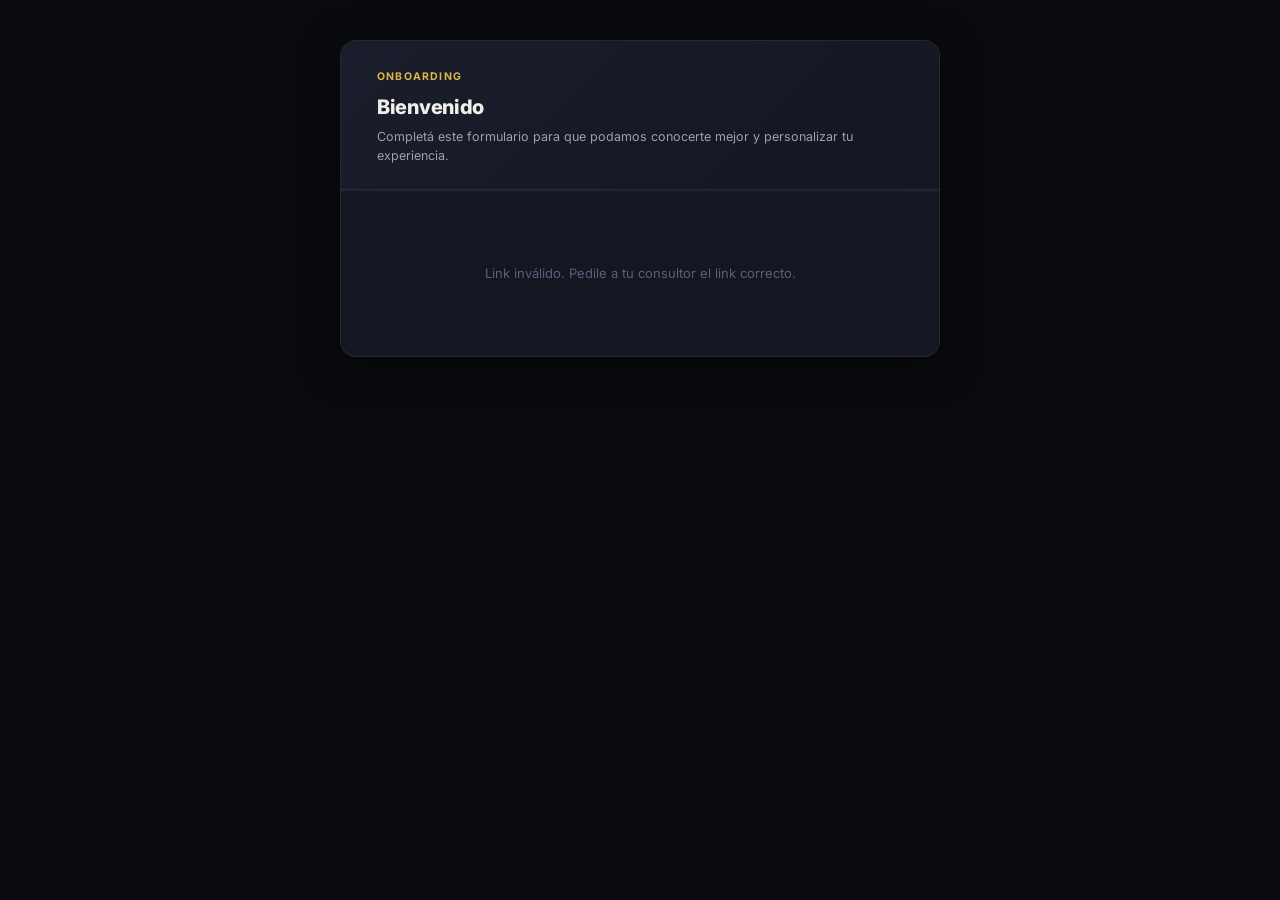
<file: onboarding.html>
<!DOCTYPE html>
<html lang="es">
<head>
<meta charset="UTF-8">
<meta name="viewport" content="width=device-width, initial-scale=1.0">
<title>Onboarding</title>
<link href="https://fonts.googleapis.com/css2?family=Inter:wght@400;500;600;700;800&display=swap" rel="stylesheet">
<style>
*,*::before,*::after{box-sizing:border-box;margin:0;padding:0}
:root{
  --bg:#0a0b0f;--surface:#141621;--surface-2:#1a1d2b;--surface-3:#222637;
  --line:rgba(255,255,255,0.08);--line-strong:rgba(255,255,255,0.13);
  --text:#f0eee8;--text2:#9ba0b4;--text3:#5a607a;
  --gold:#e0b54a;--gold-border:rgba(224,181,74,0.22);
  --green-t:#5cb87a;
}
html,body{min-height:100%;background:var(--bg);color:var(--text);font-family:'Inter',sans-serif;font-size:13px;line-height:1.5}
body{display:flex;align-items:flex-start;justify-content:center;padding:40px 16px 80px}
.card{background:var(--surface);border:1px solid var(--line);border-radius:16px;width:100%;max-width:600px;overflow:hidden;box-shadow:0 8px 40px rgba(0,0,0,0.5)}
.card-header{background:linear-gradient(135deg,#1a1d2b 0%,#141621 100%);padding:28px 36px 24px;border-bottom:1px solid var(--line)}
.form-tag{font-size:10.5px;font-weight:700;letter-spacing:1.2px;text-transform:uppercase;color:var(--gold);margin-bottom:7px}
.card-header h1{font-size:20px;font-weight:800;letter-spacing:-.3px}
.card-header p{margin-top:6px;font-size:12.5px;color:var(--text2);line-height:1.5}
.progress-bar{height:2px;background:var(--surface-2)}
.progress-fill{height:100%;background:var(--gold);transition:width .4s ease;width:0%}
.form-body{padding:32px 36px}
.step{display:none}.step.active{display:block}
.step-counter{font-size:10px;font-weight:700;letter-spacing:1px;text-transform:uppercase;color:var(--text3);margin-bottom:5px}
.step-title{font-size:17px;font-weight:700;margin-bottom:4px;line-height:1.3}
.step-subtitle{font-size:12px;color:var(--text2);margin-bottom:22px;line-height:1.5}
.field{margin-bottom:18px}
label.lbl{display:block;font-size:11.5px;font-weight:600;color:var(--text2);margin-bottom:6px}
input[type="text"],textarea{width:100%;background:var(--surface-2);border:1px solid var(--line-strong);border-radius:10px;padding:11px 13px;font-size:13px;font-family:inherit;color:var(--text);transition:border-color .2s;resize:none;outline:none;line-height:1.6}
input[type="text"]:focus,textarea:focus{border-color:var(--gold)}
::placeholder{color:var(--text3)}
.char-count{text-align:right;font-size:10.5px;color:var(--text3);margin-top:3px}
.radio-group{display:flex;gap:8px;flex-wrap:wrap}
.radio-option{flex:1;min-width:110px;cursor:pointer}
.radio-option input{display:none}
.radio-label{display:flex;align-items:center;justify-content:center;padding:11px 10px;border:1px solid var(--line-strong);border-radius:10px;font-size:12px;font-weight:600;color:var(--text2);background:var(--surface-2);cursor:pointer;transition:all .15s;text-align:center;line-height:1.3}
.radio-option input:checked + .radio-label{border-color:var(--gold);background:rgba(224,181,74,0.1);color:var(--gold)}
.radio-label:hover{background:var(--surface-3);color:var(--text)}
.checkbox-group{display:flex;flex-direction:column;gap:6px}
.check-option{display:flex;align-items:center;gap:10px;padding:10px 12px;border:1px solid var(--line-strong);border-radius:9px;cursor:pointer;background:var(--surface-2);transition:all .15s}
.check-option:hover{background:var(--surface-3);border-color:var(--gold-border)}
.check-option input[type="checkbox"]{width:16px;height:16px;accent-color:var(--gold);cursor:pointer;flex-shrink:0}
.check-option span{font-size:12.5px;color:var(--text2);font-weight:500}
.scale-row{display:flex;gap:6px;flex-wrap:wrap}
.scale-btn{width:44px;height:44px;border:1px solid var(--line-strong);border-radius:8px;background:var(--surface-2);color:var(--text2);font-size:13px;font-weight:700;cursor:pointer;transition:all .15s;display:flex;align-items:center;justify-content:center}
.scale-btn:hover{border-color:var(--gold);color:var(--gold)}
.scale-btn.selected{border-color:var(--gold);background:rgba(224,181,74,0.12);color:var(--gold)}
.scale-labels{display:flex;justify-content:space-between;margin-top:6px;font-size:10px;color:var(--text3)}
.id-row{display:grid;grid-template-columns:1fr 1fr;gap:14px}
.btn-row{display:flex;justify-content:space-between;align-items:center;margin-top:28px;padding-top:20px;border-top:1px solid var(--line)}
.dots{display:flex;gap:5px}
.dot{width:6px;height:6px;border-radius:50%;background:var(--surface-3);transition:all .3s}
.dot.active{background:var(--gold);width:16px;border-radius:3px}
.dot.done{background:rgba(224,181,74,0.4)}
.btn{display:inline-flex;align-items:center;gap:5px;padding:10px 22px;border-radius:9px;font-size:13px;font-weight:600;cursor:pointer;border:none;font-family:inherit;transition:all .15s}
.btn-back{background:transparent;color:var(--text3);padding-left:0}
.btn-back:hover{color:var(--text2)}
.btn-next{background:var(--surface-2);border:1px solid var(--line-strong);color:var(--text);min-width:120px;justify-content:center}
.btn-next:hover{border-color:var(--gold);color:var(--gold)}
.btn-submit{background:linear-gradient(135deg,var(--gold) 0%,#c89732 100%);color:#000;font-weight:700;min-width:140px;justify-content:center}
.btn-submit:hover{opacity:.9;transform:translateY(-1px)}
.btn-submit:disabled{opacity:.5;cursor:not-allowed;transform:none}
.success-screen{display:none;text-align:center;padding:16px 0 8px}
.success-icon{width:68px;height:68px;background:rgba(92,184,122,0.12);border:1px solid rgba(92,184,122,0.25);border-radius:50%;display:flex;align-items:center;justify-content:center;font-size:28px;margin:0 auto 20px}
.success-screen h2{font-size:20px;font-weight:700;margin-bottom:8px}
.success-screen p{font-size:13px;color:var(--text2);line-height:1.6;max-width:360px;margin:0 auto}
.loading{text-align:center;padding:60px 0;color:var(--text3)}
</style>
</head>
<body>
<div class="card">
  <div class="card-header">
    <div class="form-tag" id="form-tag">Onboarding</div>
    <h1 id="form-title">Bienvenido</h1>
    <p id="form-desc">Completá este formulario para que podamos conocerte mejor y personalizar tu experiencia.</p>
  </div>
  <div class="progress-bar"><div class="progress-fill" id="progress"></div></div>
  <div class="form-body" id="form-body">
    <div class="loading">Cargando formulario…</div>
  </div>
</div>

<script>
const API_URL = 'https://noble-determination-production.up.railway.app';
const params  = new URLSearchParams(window.location.search);
const clienteId = params.get('cliente_id') || '';
const alumnoIg  = (params.get('ig') || '').replace(/^@/, '');
const alumnoNombre = decodeURIComponent(params.get('nombre') || '');
const alumnoId  = params.get('alumno_id') || '';
const formTipo  = params.get('tipo') || 'onboarding';

let questions = [];
let completionMessage = {};
let currentStep = 0; // 0 = identity, then questions by index
let responses  = {};
let totalSteps = 0;

async function init(){
  if(!clienteId){
    document.getElementById('form-body').innerHTML='<div style="padding:40px;text-align:center;color:var(--text3)">Link inválido. Pedile a tu consultor el link correcto.</div>';
    return;
  }
  try{
    const r = await fetch(`${API_URL}/form-template?cliente_id=${encodeURIComponent(clienteId)}&tipo=${encodeURIComponent(formTipo)}`);
    if(!r.ok) throw new Error();
    const d = await r.json();
    questions = d.questions || [];
    completionMessage = d.completion_message || {};
  }catch(e){
    document.getElementById('form-body').innerHTML='<div style="padding:40px;text-align:center;color:var(--text3)">Error al cargar el formulario. Intentá de nuevo.</div>';
    return;
  }
  totalSteps = questions.length + 1; // +1 for identity step
  renderForm();
  showStep(0);
}

function renderForm(){
  const body = document.getElementById('form-body');
  let html = '';

  // Step 0: identity (always)
  html += `<div class="step" id="step-0">
    <div class="step-counter">Paso 1 de ${totalSteps}</div>
    <div class="step-title">¿Quién sos?</div>
    <div class="step-subtitle">Para asociar tus respuestas correctamente.</div>
    <div class="id-row">
      <div class="field"><label class="lbl">Nombre completo</label><input type="text" id="id-nombre" value="${esc(alumnoNombre)}" placeholder="ej. Juan García"></div>
      <div class="field"><label class="lbl">@ de Instagram</label><input type="text" id="id-instagram" value="${esc(alumnoIg)}" placeholder="ej. juan.garcia" oninput="this.value=this.value.replace(/^@+/,'')"></div>
    </div>
    ${btnRow(0)}
  </div>`;

  // Dynamic steps
  questions.forEach((q, idx)=>{
    const step = idx + 1;
    const fieldId = `q_${q.id}`;
    html += `<div class="step" id="step-${step}">
      <div class="step-counter">Paso ${step+1} de ${totalSteps}</div>
      <div class="step-title">${escHtml(q.titulo)}</div>
      ${q.subtitulo ? `<div class="step-subtitle">${escHtml(q.subtitulo)}</div>` : ''}
      ${renderField(q, fieldId)}
      ${btnRow(step)}
    </div>`;
  });

  // Success
  const cmTitulo = completionMessage.titulo || '¡Formulario completado!';
  const cmTexto  = completionMessage.texto  || 'Gracias por tomarte el tiempo. Tu consultor podrá prepararse mejor para ayudarte a partir de tus respuestas.';
  html += `<div class="success-screen" id="success">
    <div class="success-icon">✓</div>
    <h2>${escHtml(cmTitulo)}</h2>
    <p>${escHtml(cmTexto)}</p>
  </div>`;

  body.innerHTML = html;
  renderDots();
}

function renderField(q, id){
  if(q.tipo==='text') return `<div class="field"><input type="text" id="${id}" placeholder="${esc(q.placeholder||'')}"></div>`;
  if(q.tipo==='textarea') return `<div class="field"><textarea id="${id}" rows="4" maxlength="${q.maxlength||500}" placeholder="${esc(q.placeholder||'')}" oninput="updateCount('${id}','cnt_${id}',${q.maxlength||500})"></textarea><div class="char-count"><span id="cnt_${id}">0</span>/${q.maxlength||500}</div></div>`;
  if(q.tipo==='radio'){
    const hasOtro = (q.opciones||[]).includes('Otro');
    const opts = (q.opciones||[]).map(o=>{
      const onChange = o==='Otro' ? `onchange="toggleOtroInput('${id}',true)"` : (hasOtro ? `onchange="toggleOtroInput('${id}',false)"` : '');
      return `<label class="radio-option"><input type="radio" name="${id}" value="${esc(o)}" ${onChange}><div class="radio-label">${escHtml(o)}</div></label>`;
    }).join('');
    const otroWrap = hasOtro ? `<div id="${id}_otro_wrap" style="display:none;margin-top:10px"><input type="text" id="${id}_otro_input" placeholder="Especificá…" style="width:100%;background:var(--surface-2);border:1px solid var(--line-strong);border-radius:10px;padding:11px 13px;font-size:13px;font-family:inherit;color:var(--text);outline:none" onfocus="this.style.borderColor='var(--gold)'" onblur="this.style.borderColor='var(--line-strong)'"></div>` : '';
    return `<div class="radio-group">${opts}</div>${otroWrap}`;
  }
  if(q.tipo==='checkbox'){
    const hasOtro = (q.opciones||[]).includes('Otro');
    const opts = (q.opciones||[]).map(o=>{
      const onChange = o==='Otro' ? `onchange="toggleOtroCheckbox('${id}',this)"` : '';
      return `<label class="check-option"><input type="checkbox" name="${id}" value="${esc(o)}" ${onChange}><span>${escHtml(o)}</span></label>`;
    }).join('');
    const otroWrap = hasOtro ? `<div id="${id}_otro_wrap" style="display:none;margin-top:10px"><input type="text" id="${id}_otro_input" placeholder="Especificá…" style="width:100%;background:var(--surface-2);border:1px solid var(--line-strong);border-radius:10px;padding:11px 13px;font-size:13px;font-family:inherit;color:var(--text);outline:none" onfocus="this.style.borderColor='var(--gold)'" onblur="this.style.borderColor='var(--line-strong)'"></div>` : '';
    return `<div class="checkbox-group">${opts}</div>${otroWrap}`;
  }
  if(q.tipo==='scale'){
    const min=q.min||1, max=q.max||10;
    const btns=Array.from({length:max-min+1},(_,i)=>i+min).map(n=>`<button type="button" class="scale-btn" id="${id}_${n}" onclick="selectScale('${id}',${n},${min},${max})">${n}</button>`).join('');
    return `<div class="scale-row">${btns}</div><div class="scale-labels"><span>${min} — Nada convencido</span><span>${max} — Totalmente convencido</span></div>`;
  }
  return '';
}

function btnRow(step){
  const isLast = step === totalSteps - 1;
  const dots = `<div class="dots" id="dots-${step}"></div>`;
  const back = step > 0 ? `<button class="btn btn-back" onclick="prevStep(${step})">← Atrás</button>` : `<div></div>`;
  const next = isLast
    ? `<button class="btn btn-submit" id="btn-submit" onclick="submitForm()">Enviar →</button>`
    : `<button class="btn btn-next" onclick="nextStep(${step})">Continuar →</button>`;
  return `<div class="btn-row">${back}${dots}${next}</div>`;
}

function renderDots(){
  for(let s=0;s<totalSteps;s++){
    const el = document.getElementById(`dots-${s}`);
    if(!el) continue;
    el.innerHTML = Array.from({length:totalSteps},(_,i)=>`<div class="dot${i===s?' active':i<s?' done':''}" id="dot-${s}-${i}"></div>`).join('');
  }
}

function showStep(n){
  document.querySelectorAll('.step').forEach(s=>s.classList.remove('active'));
  const el = document.getElementById(`step-${n}`);
  if(el) el.classList.add('active');
  document.getElementById('progress').style.width = (n / (totalSteps) * 100) + '%';
  currentStep = n;
  window.scrollTo({top:0,behavior:'smooth'});
}

function nextStep(from){
  if(from===0){
    const nombre = document.getElementById('id-nombre').value.trim();
    if(!nombre){ document.getElementById('id-nombre').focus(); return; }
    responses['_nombre'] = nombre;
    responses['_instagram'] = document.getElementById('id-instagram').value.trim().replace(/^@/,'');
  } else {
    collectStep(from);
  }
  showStep(from+1);
}
function prevStep(from){ showStep(from-1); }

function collectStep(step){
  const q = questions[step-1];
  if(!q) return;
  const id = `q_${q.id}`;
  if(q.tipo==='text') responses[q.id] = document.getElementById(id)?.value.trim()||'';
  else if(q.tipo==='textarea') responses[q.id] = document.getElementById(id)?.value.trim()||'';
  else if(q.tipo==='radio'){
    const c=document.querySelector(`input[name="${id}"]:checked`);
    let val=c?c.value:'';
    if(val==='Otro'){ const t=(document.getElementById(`${id}_otro_input`)?.value||'').trim(); if(t) val='Otro: '+t; }
    responses[q.id]=val;
  }
  else if(q.tipo==='checkbox'){
    let vals=[...document.querySelectorAll(`input[name="${id}"]:checked`)].map(x=>x.value);
    const oi=vals.indexOf('Otro');
    if(oi!==-1){ const t=(document.getElementById(`${id}_otro_input`)?.value||'').trim(); if(t) vals[oi]='Otro: '+t; }
    responses[q.id]=vals;
  }
  else if(q.tipo==='scale') responses[q.id]=responses[`_scale_${q.id}`]||'';
}

function selectScale(id, val, min, max){
  responses[`_scale_${id.replace('q_','')}`] = val;
  for(let i=min;i<=max;i++){ const b=document.getElementById(`${id}_${i}`); if(b) b.classList.toggle('selected',i===val); }
}

function updateCount(inputId,countId,max){
  const el=document.getElementById(inputId); if(el) document.getElementById(countId).textContent=el.value.length;
}

async function submitForm(){
  // Collect last step
  collectStep(currentStep);
  const btn = document.getElementById('btn-submit');
  btn.disabled=true; btn.textContent='Enviando…';
  const payload={
    cliente_id: clienteId,
    tipo: formTipo,
    alumno_id: alumnoId || null,
    alumno_nombre: responses['_nombre']||alumnoNombre,
    alumno_instagram: responses['_instagram']||alumnoIg,
    responses,
  };
  try{
    const r=await fetch(`${API_URL}/form-response`,{method:'POST',headers:{'Content-Type':'application/json'},body:JSON.stringify(payload)});
    if(!r.ok) throw new Error((await r.json().catch(()=>({}))).error||'Error');
    document.querySelectorAll('.step').forEach(s=>s.style.display='none');
    document.getElementById('progress').style.width='100%';
    document.getElementById('success').style.display='block';
  }catch(err){
    btn.disabled=false; btn.textContent='Enviar →';
    alert('Error al enviar: '+err.message);
  }
}

function esc(s){ return (s||'').replace(/"/g,'&quot;'); }
function escHtml(s){ const d=document.createElement('div');d.textContent=s||'';return d.innerHTML; }

function toggleOtroInput(id, show){
  const wrap=document.getElementById(`${id}_otro_wrap`);
  if(wrap) wrap.style.display=show?'block':'none';
  if(!show){ const inp=document.getElementById(`${id}_otro_input`); if(inp) inp.value=''; }
}
function toggleOtroCheckbox(id, cb){
  const wrap=document.getElementById(`${id}_otro_wrap`);
  if(wrap) wrap.style.display=cb.checked?'block':'none';
  if(!cb.checked){ const inp=document.getElementById(`${id}_otro_input`); if(inp) inp.value=''; }
}

init();
</script>
</body>
</html>
</file>
